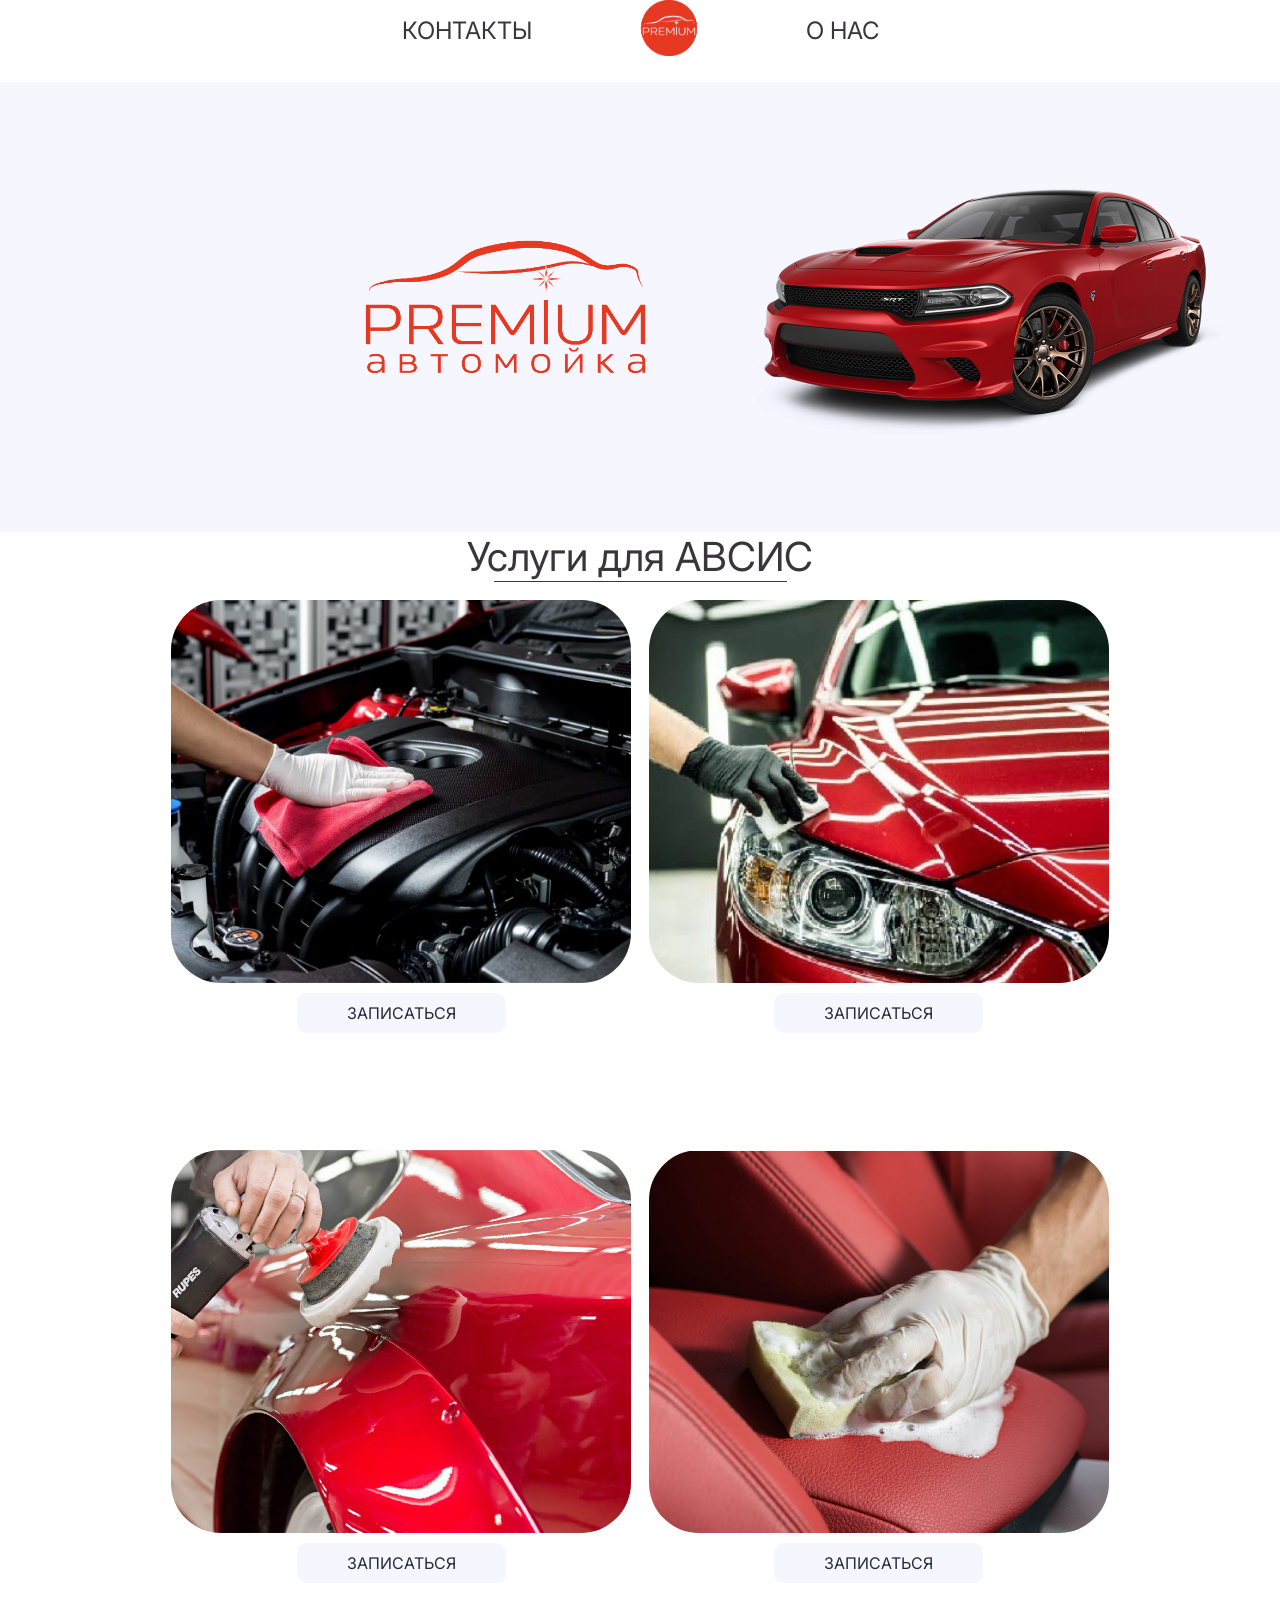
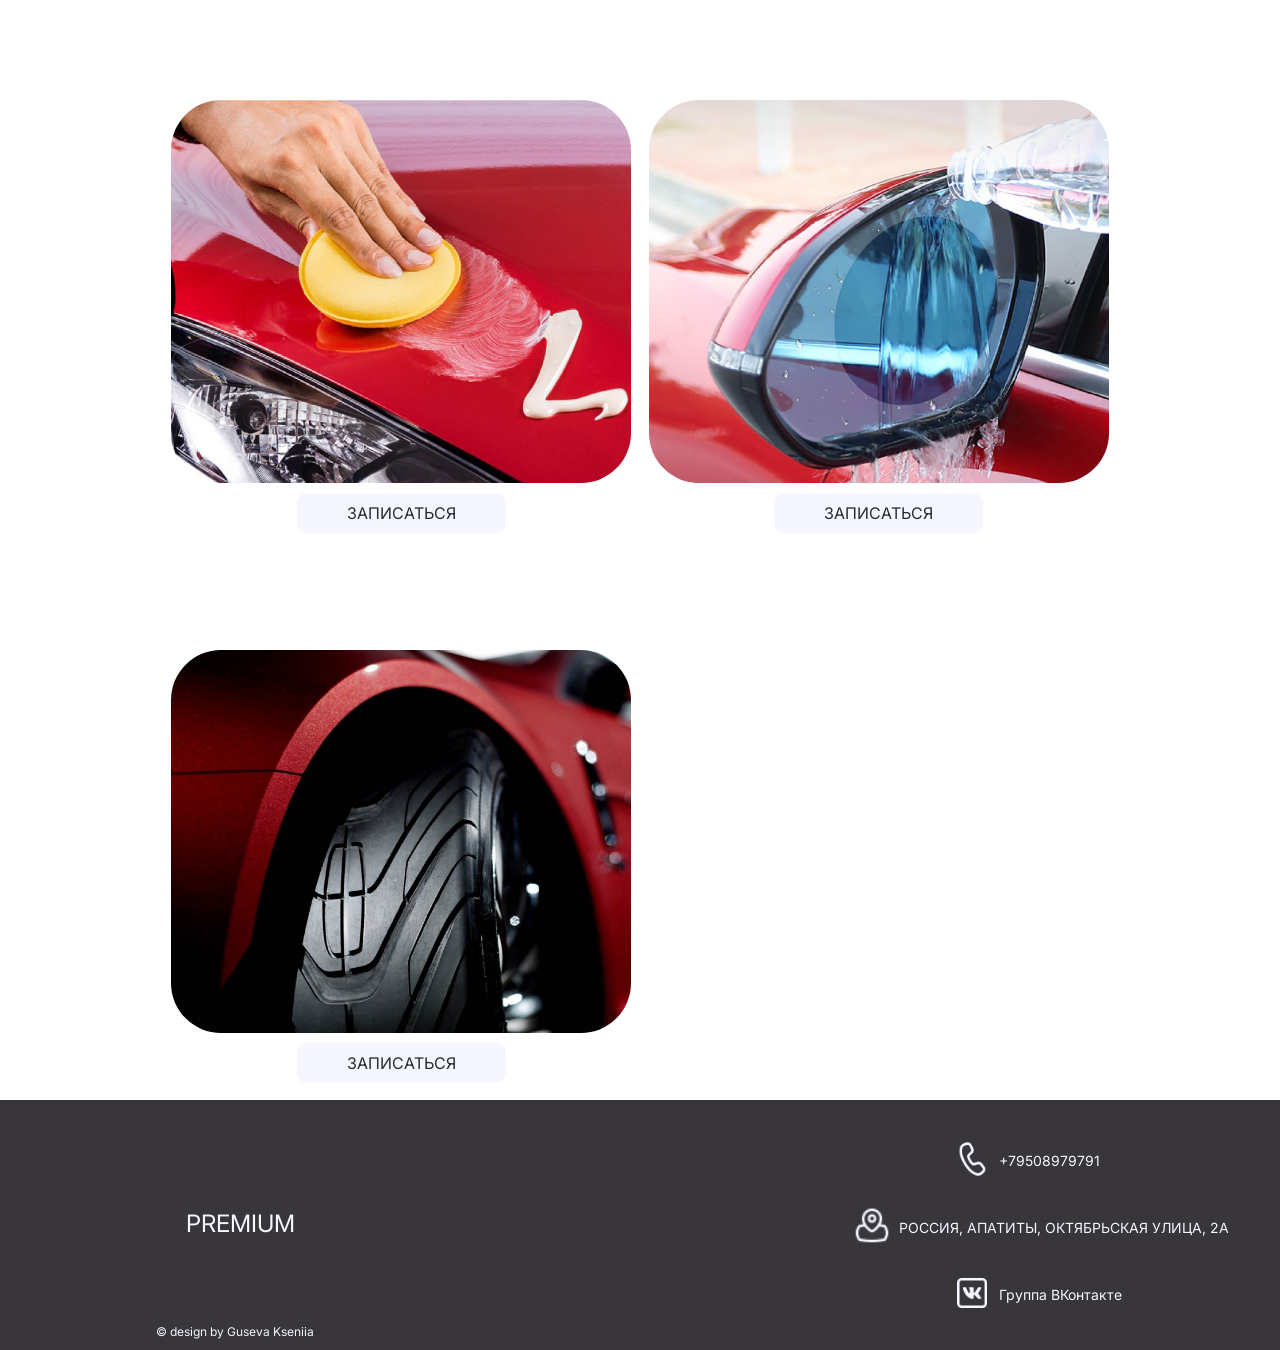
<file: index.html>
<!doctype html>
<html lang="ru">
<head>
	<title>PREMIUM</title>
	<meta charset="UTF-8">
	<meta name="viewport" content="width=device-width, initial-scale=1.0">
	<link rel="stylesheet" href="css/styles_main.css">
	<link rel="preconnect" href="https://fonts.googleapis.com">
<link rel="preconnect" href="https://fonts.gstatic.com" crossorigin>
<link href="https://fonts.googleapis.com/css2?family=Inter:wght@100..900&display=swap" rel="stylesheet">
</head>	
	<body>
<header class="site-header">
  <div class="wrapper site-header__wrapper">
	<a href="premium_contacts.html" class="button1" style="font-family:Inter, sans-serif;color:#38353B;font-size:24px; text-decoration: none;"> КОНТАКТЫ</a>
	    <a href="index.html" class="button" ><img src="pictures/premium_red_circle.png" alt="brand" style="width: 100px"/></a>
	      <a href="premium_about.html" class="button2" style="font-family:Inter, sans-serif;color:#38353B;font-size:24px; text-decoration: none;"> О НАС</a>
	  </div>
</header>
		<div class="carlogo">
			<div id="logo"></div>
			<div id="car"> </div>
		</div>
      <div class="label">
		  <div class="service">Услуги для АВСИС</div>
	  </div>	
		 <div class="gallery">
                <div class = "content">
                    <a href = "premium_detailing.html" class="det_jpg" style="width: 100%; border-radius: 50px"> </a>
          <a href="premium_detailing.html" class="styled">ЗАПИСАТЬСЯ</a>
        </div>
			 <div class = "content2">
                <a href = "premium_ceramics.html" class="cer_jpg" style="width: 100%; border-radius: 50px"> </a>
			 	<a href="premium_ceramics.html" class="favorite styled">ЗАПИСАТЬСЯ</a>
             </div>
                 <div class = "content">
                   <a href = "premium_polish.html" class="pol_jpg" style="width: 100%; border-radius: 50px"> </a>
		<a href="premium_polish.html" class="favorite styled">ЗАПИСАТЬСЯ</a>
                </div>
                <div class = "content2">
                   <a href = "premium_dry.html" class="dry_jpg" style="width: 100%; border-radius: 50px"> </a>
		<a href="premium_dry.html" class="favorite styled">ЗАПИСАТЬСЯ</a>
               </div>
				  <div class = "content">
                     <a href = "premium_polymers.html" class="poly_jpg" style="width: 100%; border-radius: 50px"> </a>
		<a href="premium_polymers.html" class="favorite styled">ЗАПИСАТЬСЯ</a>
                </div>
                <div class = "content2">
                    <a href = "premium_nano.html" class="wat_jpg" style="width: 100%; border-radius: 50px"> </a>
		<a href="premium_nano.html" class="favorite styled">ЗАПИСАТЬСЯ</a>
                </div>
                <div class = "content">
                   <a href = "premium_rubber.html" class="rub_jpg" style="width: 100%; border-radius: 50px"> </a>
		<a href="premium_rubber.html" class="favorite styled">ЗАПИСАТЬСЯ</a>
                </div>
	  </div>
	<footer class="site-footer">
				<p id="name"> PREMIUM</p>
			
			<div class="contacs">
			 <p id="phone" > <a href="tel:+79508979791"><img src="pictures/icon-phone.png"  alt="number" style="width:40px;height:40px"></a> <a href="tel:+79508979791" style="font-family:Inter, Semi Bold;color:#F5F6FF;font-size:14px; text-decoration: none; margin-left: 7px;">+79508979791 </a></p>
			                <p id="address" ><a href="https://yandex.ru/maps/org/premium/11111645037/?display-text=premium%20апатиты%20автомойка&ll=33.410669%2C67.581005&mode=search&sctx=ZAAAAAgBEAAaKAoSCetU%2BZ6RhD5AEdzWFp6X9E1AEhIJ%2BWcG8YEdtz8R%2FRLx1vm3mz8iBgABAgMEBSgKOABAsI4KSAFqAnJ1nQHNzEw9oAEAqAEAvQE8o1qswgEF7f64simCAilwcmVtaXVtINCw0L%2FQsNGC0LjRgtGLINCw0LLRgtC%2B0LzQvtC50LrQsIoCAJICBTEwODk0mgIMZGVza3RvcC1tYXBz&sll=33.410669%2C67.581005&sspn=0.022573%2C0.005144&text=premium%20апатиты%20автомойка&z=16"> <img src="pictures/icon-address.png"  alt="address" style="width:40px;height:40px"> </a><a href="https://yandex.ru/maps/org/premium/11111645037/?display-text=premium%20апатиты%20автомойка&ll=33.410669%2C67.581005&mode=search&sctx=ZAAAAAgBEAAaKAoSCetU%2BZ6RhD5AEdzWFp6X9E1AEhIJ%2BWcG8YEdtz8R%2FRLx1vm3mz8iBgABAgMEBSgKOABAsI4KSAFqAnJ1nQHNzEw9oAEAqAEAvQE8o1qswgEF7f64simCAilwcmVtaXVtINCw0L%2FQsNGC0LjRgtGLINCw0LLRgtC%2B0LzQvtC50LrQsIoCAJICBTEwODk0mgIMZGVza3RvcC1tYXBz&sll=33.410669%2C67.581005&sspn=0.022573%2C0.005144&text=premium%20апатиты%20автомойка&z=16" style="font-family:Inter, Semi Bold;color:#F5F6FF;font-size:14px; text-decoration: none; margin-left: 7px;">РОССИЯ, АПАТИТЫ, ОКТЯБРЬСКАЯ УЛИЦА, 2А </a> </p>
                <p id="vk"> <a href="https://vk.com/premium_avtomoika" > <img src="pictures/icon-vk.png"  alt="VK" style="width:40px;height:40px"> </a><a href="https://vk.com/premium_avtomoika" style="font-family:Inter, Semi Bold;color:#F5F6FF;font-size:14px; text-decoration: none; margin-left: 7px;" >Группа ВКонтакте </a> </p>
		</div>
			<p id="copy"> &copy; design by Guseva Kseniia</p>
		        
					</footer>
	</body>
				</html>
</file>
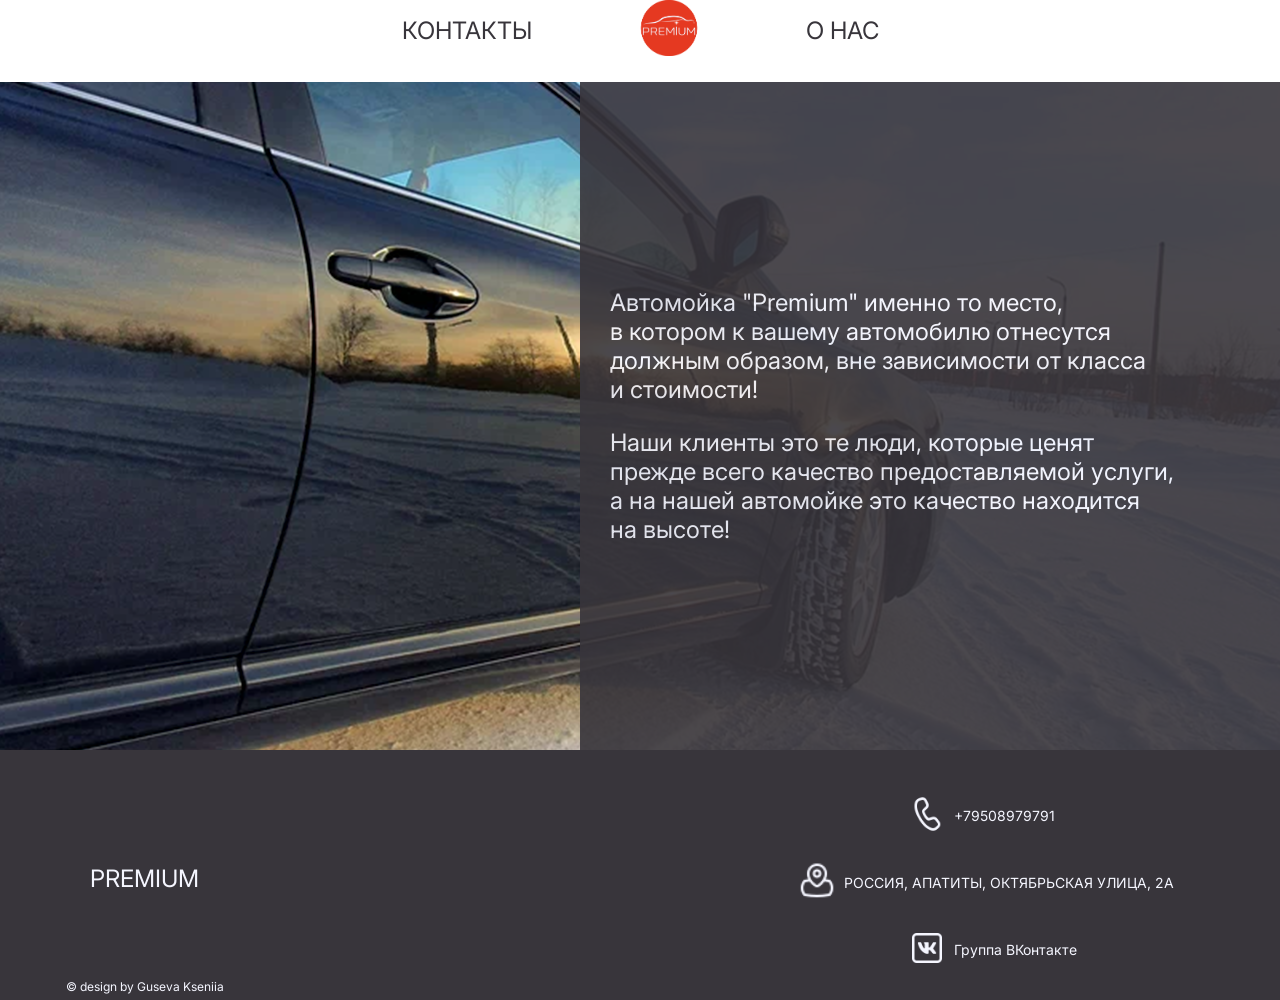
<file: premium_about.html>
<!doctype html>
<html lang="ru">
<head>
	<title>PREMIUM: О нас</title>
    <meta charset="UTF-8">
	<meta name="viewport" content="width=device-width, initial-scale=1.0">
	<link rel="stylesheet" href="css/styles_about.css"><link rel="preconnect" href="https://fonts.googleapis.com">
<link rel="preconnect" href="https://fonts.gstatic.com" crossorigin>
<link href="https://fonts.googleapis.com/css2?family=Inter:wght@100..900&display=swap" rel="stylesheet">
</head>
	<body>
<header class="site-header">
  <div class="wrapper site-header__wrapper">
	<a href="premium_contacts.html" class="button1" style="font-family:Inter, sans-serif;color:#38353B;font-size:24px; text-decoration: none;"> КОНТАКТЫ</a>
	    <a href="index.html" class="button" ><img src="pictures/premium_red_circle.png" alt="brand" style="width: 100px"/></a>
	      <a href="premium_about.html" class="button2" style="font-family:Inter, sans-serif;color:#38353B;font-size:24px; text-decoration: none;"> О НАС</a>
	</div>
</header>
	
<div class="site-body">
	 <div class="main site-body__main">
		 <div class="left"></div>
		 <div class="right">
		 <div class="content">
			 <p class="text">Автомойка "Premium" именно то место,<br> 
в котором к вашему автомобилю отнесутся<br> должным образом, вне зависимости от класса 
				 <br>и стоимости! </p>

<p class="text"> Наши клиенты это те люди, которые ценят<br> 
прежде всего качество предоставляемой услуги,<br> а на нашей автомойке это качество находится<br>
на высоте!</p>
			 </div>
		 </div>
		 </div>
	</div>
	<footer class="site-footer">
				<p id="name"> PREMIUM</p>
			
			<div class="contacs">
			 <p id="phone" > <a href="tel:+79508979791"><img src="pictures/icon-phone.png"  alt="number" style="width:40px;height:40px"></a> <a href="tel:+79508979791" style="font-family:Inter, Semi Bold;color:#F5F6FF;font-size:14px; text-decoration: none; margin-left: 7px;">+79508979791 </a></p>
			                <p id="address" ><a href="https://yandex.ru/maps/org/premium/11111645037/?display-text=premium%20апатиты%20автомойка&ll=33.410669%2C67.581005&mode=search&sctx=ZAAAAAgBEAAaKAoSCetU%2BZ6RhD5AEdzWFp6X9E1AEhIJ%2BWcG8YEdtz8R%2FRLx1vm3mz8iBgABAgMEBSgKOABAsI4KSAFqAnJ1nQHNzEw9oAEAqAEAvQE8o1qswgEF7f64simCAilwcmVtaXVtINCw0L%2FQsNGC0LjRgtGLINCw0LLRgtC%2B0LzQvtC50LrQsIoCAJICBTEwODk0mgIMZGVza3RvcC1tYXBz&sll=33.410669%2C67.581005&sspn=0.022573%2C0.005144&text=premium%20апатиты%20автомойка&z=16"> <img src="pictures/icon-address.png"  alt="address" style="width:40px;height:40px" > </a><a href="https://yandex.ru/maps/org/premium/11111645037/?display-text=premium%20апатиты%20автомойка&ll=33.410669%2C67.581005&mode=search&sctx=ZAAAAAgBEAAaKAoSCetU%2BZ6RhD5AEdzWFp6X9E1AEhIJ%2BWcG8YEdtz8R%2FRLx1vm3mz8iBgABAgMEBSgKOABAsI4KSAFqAnJ1nQHNzEw9oAEAqAEAvQE8o1qswgEF7f64simCAilwcmVtaXVtINCw0L%2FQsNGC0LjRgtGLINCw0LLRgtC%2B0LzQvtC50LrQsIoCAJICBTEwODk0mgIMZGVza3RvcC1tYXBz&sll=33.410669%2C67.581005&sspn=0.022573%2C0.005144&text=premium%20апатиты%20автомойка&z=16" style="font-family:Inter, Semi Bold;color:#F5F6FF;font-size:14px; text-decoration: none; margin-left: 7px;">РОССИЯ, АПАТИТЫ, ОКТЯБРЬСКАЯ УЛИЦА, 2А </a> </p>
                <p id="vk"> <a href="https://vk.com/premium_avtomoika" > <img src="pictures/icon-vk.png"  alt="VK" style="width:40px;height:40px"> </a><a href="https://vk.com/premium_avtomoika" style="font-family:Inter, Semi Bold;color:#F5F6FF;font-size:14px; text-decoration: none; margin-left: 7px;" >Группа ВКонтакте </a> </p>
		</div>
			<p id="copy"> &copy; design by Guseva Kseniia</p>
		    
					</footer>
	</body>
				</html>
</file>
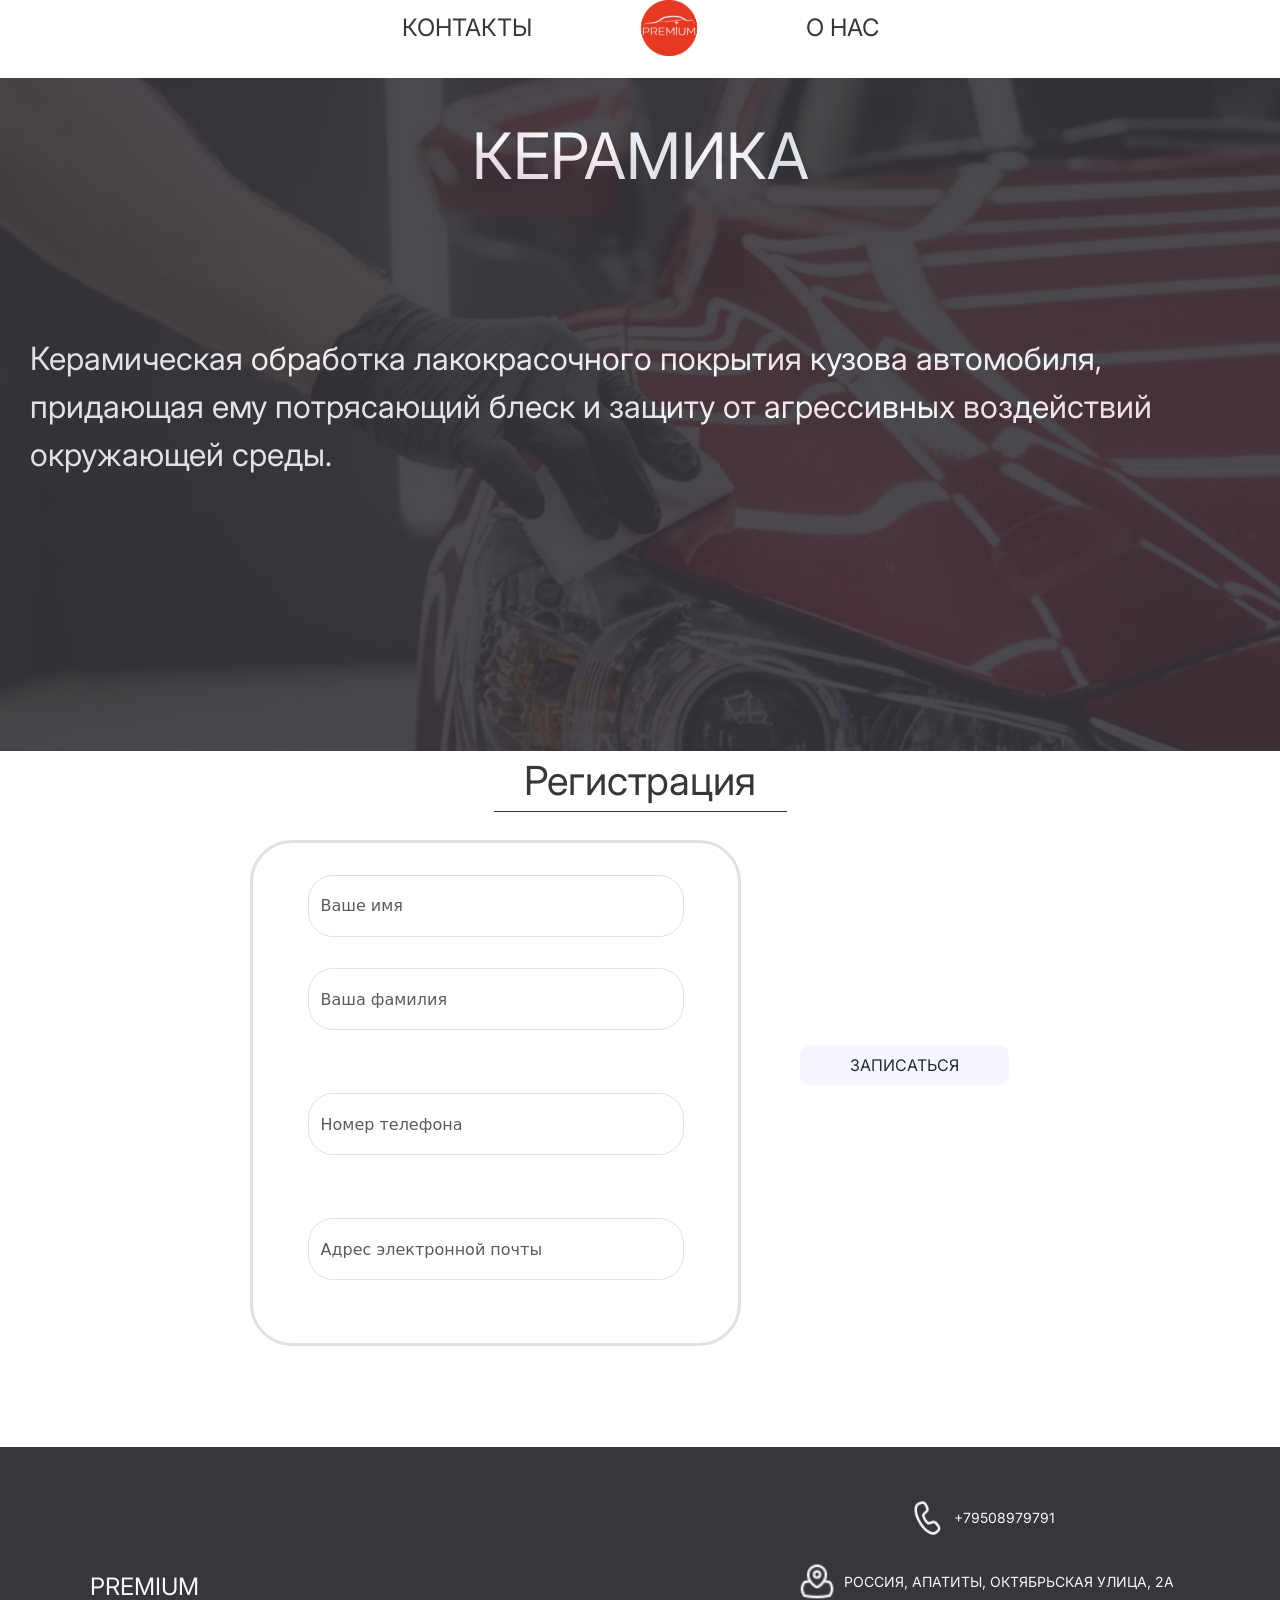
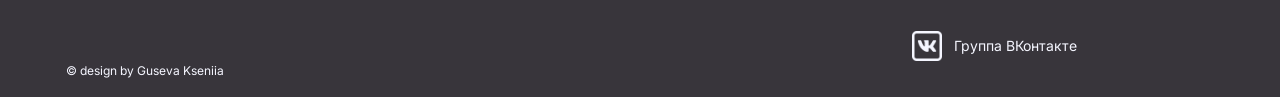
<file: premium_ceramics.html>
<!doctype html>
<html lang="ru">
<head>
	<title>PREMIUM: Керамика</title>
    <meta charset="UTF-8">
	<meta name="viewport" content="width=device-width, initial-scale=1.0">
	<link rel="stylesheet" href="css/styles_service2.css">
	<link href="https://cdn.jsdelivr.net/npm/bootstrap@5.0.1/dist/css/bootstrap.min.css" rel="stylesheet" integrity="sha384-+0n0xVW2eSR5OomGNYDnhzAbDsOXxcvSN1TPprVMTNDbiYZCxYbOOl7+AMvyTG2x" crossorigin="anonymous">
	<link rel="preconnect" href="https://fonts.googleapis.com">
<link rel="preconnect" href="https://fonts.gstatic.com" crossorigin>
<link href="https://fonts.googleapis.com/css2?family=Inter:wght@100..900&display=swap" rel="stylesheet">
</head>
	<body>
<header class="site-header">
  <div class="wrapper site-header__wrapper">
	<a href="premium_contacts.html" class="button1" style="font-family:Inter, sans-serif;color:#38353B;font-size:24px; text-decoration: none;"> КОНТАКТЫ</a>
	    <a href="index.html" class="button" ><img src="pictures/premium_red_circle.png" alt="brand" style="width: 100px"/></a>
	      <a href="premium_about.html" class="button2" style="font-family:Inter, sans-serif;color:#38353B;font-size:24px; text-decoration: none;"> О НАС</a>
	</div>
</header>
<div class="site-body">
	 <div class="main site-body__main">
		 <div class="left"></div>
		 <div class="right">
			 <p class="text">КЕРАМИКА </p>
<p class="text2"> Керамическая обработка лакокрасочного покрытия кузова автомобиля, придающая ему потрясающий блеск и защиту от агрессивных воздействий окружающей среды.</p>
			 </div>
		 </div>
		</div>
	 <div class="label">
		  <div class="registr">Регистрация</div>
	  </div>	
	<div class="row justify-content-center" style="margin-top: 28px; border:3px #E1E1E1  solid; width:491px; height:506px; border-radius: 42px;margin-left:250px; margin-bottom: 101px">
	<div class="input-group flex-nowrap border-1" style="width:400px;">
  <input type="text" class="form-control" placeholder="Ваше имя" aria-label="Ваше имя"  style="border-radius: 25px; height: 62px; align-self: center;">
		
</div>
	<div class="input-group flex-nowrap border-1" style="width:400px">
  <input type="text" class="form-control" placeholder="Ваша фамилия" aria-label="Ваше имя" style="border-radius: 25px; height: 62px;">
</div>
	<div class="input-group flex-nowrap border-1" style="width:400px">
  <input type="text" class="form-control" placeholder="Номер телефона" aria-label="Ваше имя" style="border-radius: 25px; height: 62px;">
</div>
	<div class="input-group flex-nowrap border-1" style="width:400px">
  <input type="text" class="form-control" placeholder="Адрес электронной почты" aria-label="Ваше имя" style="border-radius: 25px; height: 62px;">
</div>
		<div class="modal fade" id="exampleModalToggle2" aria-hidden="true" aria-labelledby="exampleModalToggleLabel2" tabindex="-1">
  <div class="modal-dialog modal-sm">
    <div class="modal-content mod2" style="width: 440px;">
		<p></p>
        <h1 class="modal-title fs-5" id="exampleModalToggleLabel2" style="text-align: center; font-family: Inter, sans-serif">Вы успешно зарегистрированы!<br> С Вами свяжутся для уточнения даты.</h1>
		<p></p>
    </div>
  </div>
</div>
	</div>
	
	<div class="div1">
	<div class="styled " data-bs-target="#exampleModalToggle2" data-bs-toggle="modal">ЗАПИСАТЬСЯ	</div>
	</div>
	<footer class="site-footer">
				<p id="name"> PREMIUM</p>
			<div class="contacs">
			 <p id="phone" > <a href="tel:+79508979791"><img src="pictures/icon-phone.png"  alt="number" style="width:40px;height:40px"></a> <a href="tel:+79508979791" style="font-family:Inter, Semi Bold;color:#F5F6FF;font-size:14px; text-decoration: none; margin-left: 7px;">+79508979791 </a></p>
			                <p id="address" ><a href="https://yandex.ru/maps/org/premium/11111645037/?display-text=premium%20апатиты%20автомойка&ll=33.410669%2C67.581005&mode=search&sctx=ZAAAAAgBEAAaKAoSCetU%2BZ6RhD5AEdzWFp6X9E1AEhIJ%2BWcG8YEdtz8R%2FRLx1vm3mz8iBgABAgMEBSgKOABAsI4KSAFqAnJ1nQHNzEw9oAEAqAEAvQE8o1qswgEF7f64simCAilwcmVtaXVtINCw0L%2FQsNGC0LjRgtGLINCw0LLRgtC%2B0LzQvtC50LrQsIoCAJICBTEwODk0mgIMZGVza3RvcC1tYXBz&sll=33.410669%2C67.581005&sspn=0.022573%2C0.005144&text=premium%20апатиты%20автомойка&z=16"> <img src="pictures/icon-address.png"  alt="address" style="width:40px;height:40px" > </a><a href="https://yandex.ru/maps/org/premium/11111645037/?display-text=premium%20апатиты%20автомойка&ll=33.410669%2C67.581005&mode=search&sctx=ZAAAAAgBEAAaKAoSCetU%2BZ6RhD5AEdzWFp6X9E1AEhIJ%2BWcG8YEdtz8R%2FRLx1vm3mz8iBgABAgMEBSgKOABAsI4KSAFqAnJ1nQHNzEw9oAEAqAEAvQE8o1qswgEF7f64simCAilwcmVtaXVtINCw0L%2FQsNGC0LjRgtGLINCw0LLRgtC%2B0LzQvtC50LrQsIoCAJICBTEwODk0mgIMZGVza3RvcC1tYXBz&sll=33.410669%2C67.581005&sspn=0.022573%2C0.005144&text=premium%20апатиты%20автомойка&z=16" style="font-family:Inter, Semi Bold;color:#F5F6FF;font-size:14px; text-decoration: none; margin-left: 7px;">РОССИЯ, АПАТИТЫ, ОКТЯБРЬСКАЯ УЛИЦА, 2А </a> </p>
                <p id="vk"> <a href="https://vk.com/premium_avtomoika" > <img src="pictures/icon-vk.png"  alt="VK" style="width:40px;height:40px"> </a><a href="https://vk.com/premium_avtomoika" style="font-family:Inter, Semi Bold;color:#F5F6FF;font-size:14px; text-decoration: none; margin-left: 7px;" >Группа ВКонтакте </a> </p>
		</div>
			<p id="copy"> &copy; design by Guseva Kseniia</p>
					</footer>
	<script src="https://cdn.jsdelivr.net/npm/bootstrap@5.0.1/dist/js/bootstrap.bundle.min.js" integrity="sha384-gtEjrD/SeCtmISkJkNUaaKMoLD0//ElJ19smozuHV6z3Iehds+3Ulb9Bn9Plx0x4" crossorigin="anonymous"></script>
	</body>
				</html>
</file>
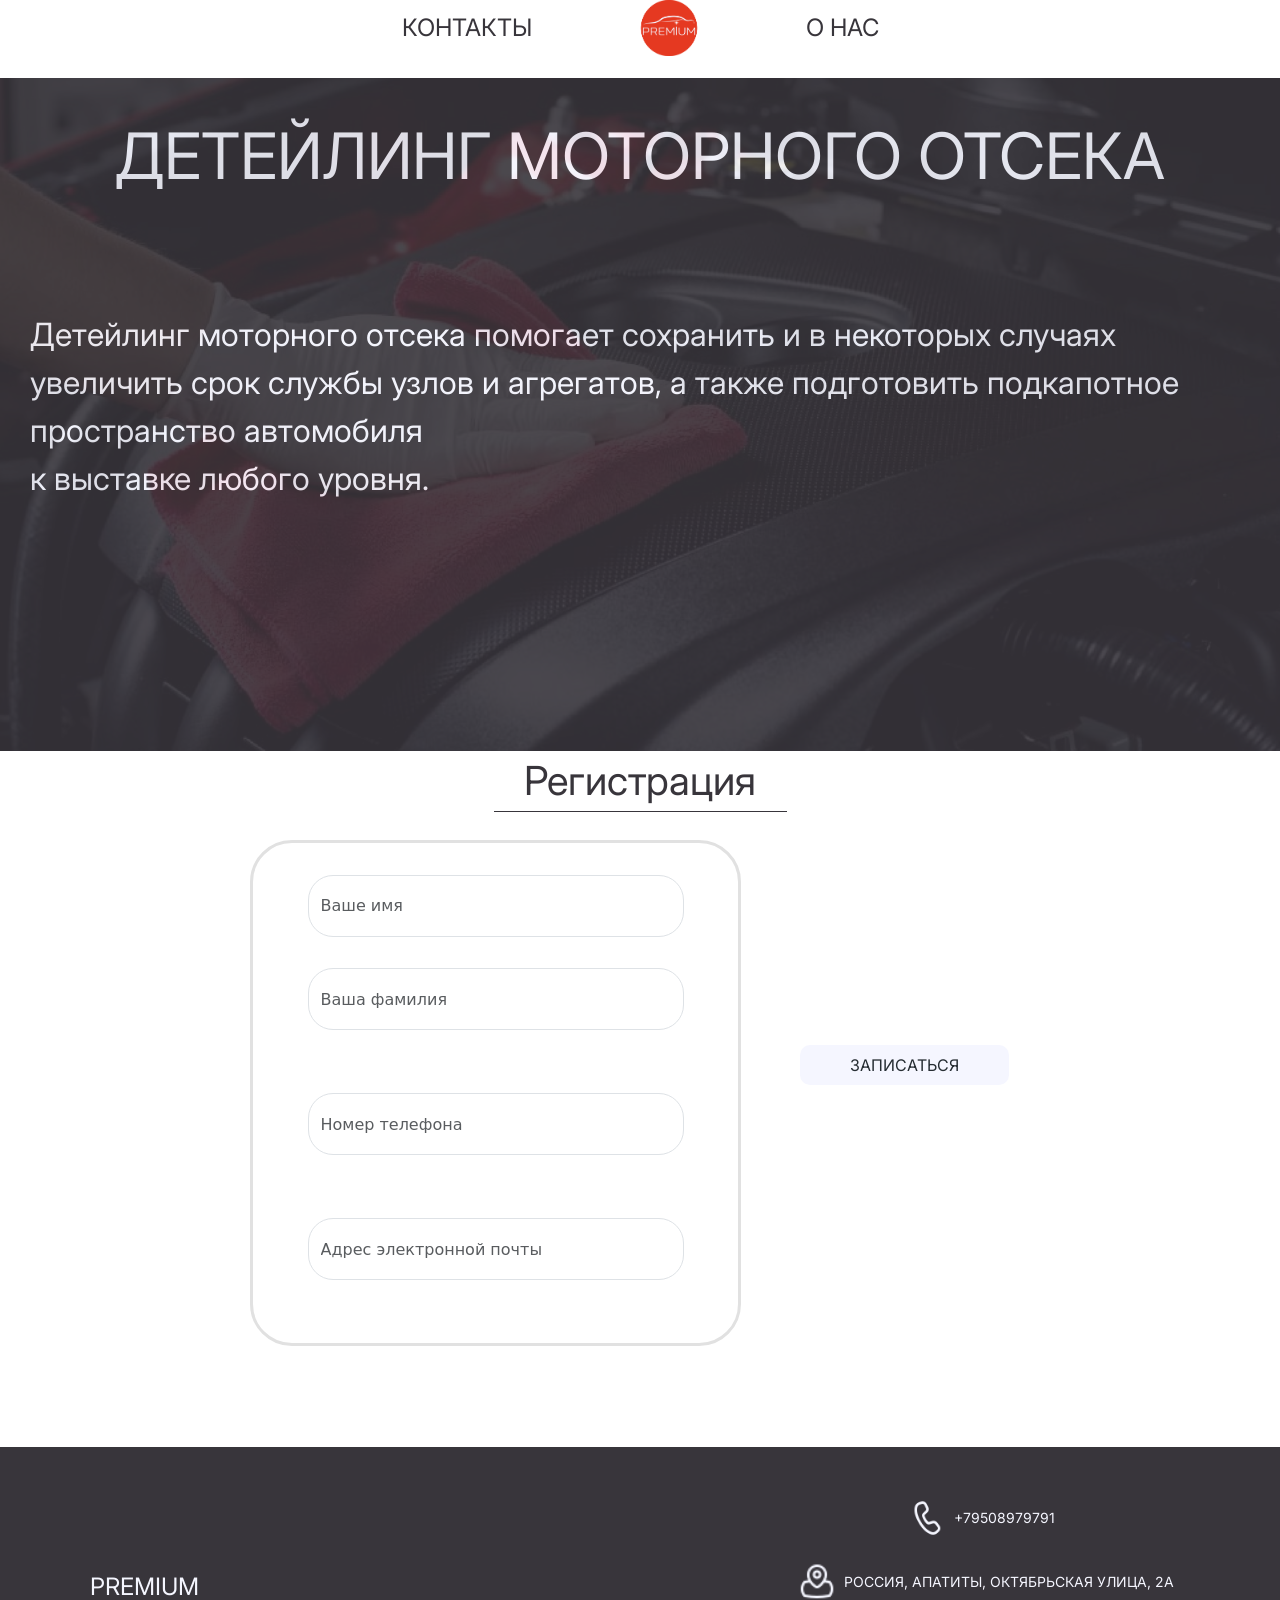
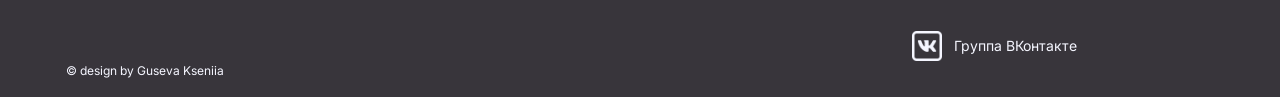
<file: premium_detailing.html>
<!doctype html>
<html lang="ru">
<head>
	<title>PREMIUM: Детейлинг моторного отсека</title>
	<meta charset="UTF-8">
	<meta name="viewport" content="width=device-width, initial-scale=1.0">
	<link rel="stylesheet" href="css/styles_service.css">
	<link href="https://cdn.jsdelivr.net/npm/bootstrap@5.0.1/dist/css/bootstrap.min.css" rel="stylesheet" integrity="sha384-+0n0xVW2eSR5OomGNYDnhzAbDsOXxcvSN1TPprVMTNDbiYZCxYbOOl7+AMvyTG2x" crossorigin="anonymous">
	<link rel="preconnect" href="https://fonts.googleapis.com">
<link rel="preconnect" href="https://fonts.gstatic.com" crossorigin>
<link href="https://fonts.googleapis.com/css2?family=Inter:wght@100..900&display=swap" rel="stylesheet">
</head>
	<body>
<header class="site-header">
  <div class="wrapper site-header__wrapper">
	<a href="premium_contacts.html" class="button1" style="font-family:Inter, sans-serif;color:#38353B;font-size:24px; text-decoration: none;"> КОНТАКТЫ</a>
	    <a href="index.html" class="button" ><img src="pictures/premium_red_circle.png" alt="brand" style="width: 100px"/></a>
	      <a href="premium_about.html" class="button2" style="font-family:Inter, sans-serif;color:#38353B;font-size:24px; text-decoration: none;"> О НАС</a>
	</div>
</header>
<div class="site-body">
	 <div class="main site-body__main">
		 <div class="left"></div>
		 <div class="right">
			 <p class="text">ДЕТЕЙЛИНГ МОТОРНОГО ОТСЕКА </p>
<p  class="text2"> Детейлинг моторного отсека помогает сохранить и в некоторых случаях  увеличить срок службы узлов и агрегатов, а также подготовить подкапотное пространство автомобиля <br> к выставке любого уровня.</p>
			  </div>
		</div>
		 </div>
	 <div class="label">
		  <div class="registr">Регистрация</div>
	  </div>	
	<div class="row justify-content-center" style="margin-top: 28px; border:3px #E1E1E1  solid; width:491px; height:506px; border-radius: 42px;margin-left:250px; margin-bottom: 101px">
	<div class="input-group flex-nowrap border-1" style="width:400px;">
  <input type="text" class="form-control" placeholder="Ваше имя" aria-label="Ваше имя" style="border-radius: 25px; height: 62px; align-self: center;">
		
</div>
	<div class="input-group flex-nowrap border-1" style="width:400px">
  <input type="text" class="form-control" placeholder="Ваша фамилия" aria-label="Ваше имя" style="border-radius: 25px; height: 62px;">
</div>
	<div class="input-group flex-nowrap border-1" style="width:400px">
  <input type="text" class="form-control" placeholder="Номер телефона" aria-label="Ваше имя" style="border-radius: 25px; height: 62px;">
</div>
	<div class="input-group flex-nowrap border-1" style="width:400px">
  <input type="text" class="form-control" placeholder="Адрес электронной почты" aria-label="Ваше имя" style="border-radius: 25px; height: 62px;">
</div>
		<div class="modal fade" id="exampleModalToggle2" aria-hidden="true" aria-labelledby="exampleModalToggleLabel2" tabindex="-1">
  <div class="modal-dialog modal-sm">
    <div class="modal-content mod2" style="width: 440px;">
		<p></p>
       <h1 class="modal-title fs-5" id="exampleModalToggleLabel2" style="text-align: center; font-family: Inter, sans-serif">Вы успешно зарегистрированы!<br> С Вами свяжутся для уточнения даты.</h1>
		<p></p>
    </div>
  </div>
</div>
	</div>
	
	<div class="div1">
	<div class="styled " data-bs-target="#exampleModalToggle2" data-bs-toggle="modal">ЗАПИСАТЬСЯ</div>
		</div>
	<footer class="site-footer">
				<p id="name"> PREMIUM</p>
			<div class="contacs">
			 <p id="phone" > <a href="tel:+79508979791"><img src="pictures/icon-phone.png"  alt="number" style="width:40px;height:40px"></a> <a href="tel:+79508979791" style="font-family:Inter, Semi Bold;color:#F5F6FF;font-size:14px; text-decoration: none; margin-left: 7px;">+79508979791 </a></p>
			                <p id="address" ><a href="https://yandex.ru/maps/org/premium/11111645037/?display-text=premium%20апатиты%20автомойка&ll=33.410669%2C67.581005&mode=search&sctx=ZAAAAAgBEAAaKAoSCetU%2BZ6RhD5AEdzWFp6X9E1AEhIJ%2BWcG8YEdtz8R%2FRLx1vm3mz8iBgABAgMEBSgKOABAsI4KSAFqAnJ1nQHNzEw9oAEAqAEAvQE8o1qswgEF7f64simCAilwcmVtaXVtINCw0L%2FQsNGC0LjRgtGLINCw0LLRgtC%2B0LzQvtC50LrQsIoCAJICBTEwODk0mgIMZGVza3RvcC1tYXBz&sll=33.410669%2C67.581005&sspn=0.022573%2C0.005144&text=premium%20апатиты%20автомойка&z=16"> <img src="pictures/icon-address.png"  alt="address" style="width:40px;height:40px" > </a><a href="https://yandex.ru/maps/org/premium/11111645037/?display-text=premium%20апатиты%20автомойка&ll=33.410669%2C67.581005&mode=search&sctx=ZAAAAAgBEAAaKAoSCetU%2BZ6RhD5AEdzWFp6X9E1AEhIJ%2BWcG8YEdtz8R%2FRLx1vm3mz8iBgABAgMEBSgKOABAsI4KSAFqAnJ1nQHNzEw9oAEAqAEAvQE8o1qswgEF7f64simCAilwcmVtaXVtINCw0L%2FQsNGC0LjRgtGLINCw0LLRgtC%2B0LzQvtC50LrQsIoCAJICBTEwODk0mgIMZGVza3RvcC1tYXBz&sll=33.410669%2C67.581005&sspn=0.022573%2C0.005144&text=premium%20апатиты%20автомойка&z=16" style="font-family:Inter, Semi Bold;color:#F5F6FF;font-size:14px; text-decoration: none; margin-left: 7px;">РОССИЯ, АПАТИТЫ, ОКТЯБРЬСКАЯ УЛИЦА, 2А </a> </p>
                <p id="vk"> <a href="https://vk.com/premium_avtomoika" > <img src="pictures/icon-vk.png"  alt="VK" style="width:40px;height:40px"> </a><a href="https://vk.com/premium_avtomoika" style="font-family:Inter, Semi Bold;color:#F5F6FF;font-size:14px; text-decoration: none; margin-left: 7px;" >Группа ВКонтакте </a> </p>
		</div>
			<p id="copy"> &copy; design by Guseva Kseniia</p>
					</footer>
	<script src="https://cdn.jsdelivr.net/npm/bootstrap@5.0.1/dist/js/bootstrap.bundle.min.js" integrity="sha384-gtEjrD/SeCtmISkJkNUaaKMoLD0//ElJ19smozuHV6z3Iehds+3Ulb9Bn9Plx0x4" crossorigin="anonymous"></script>
	</body>
				</html>
</file>
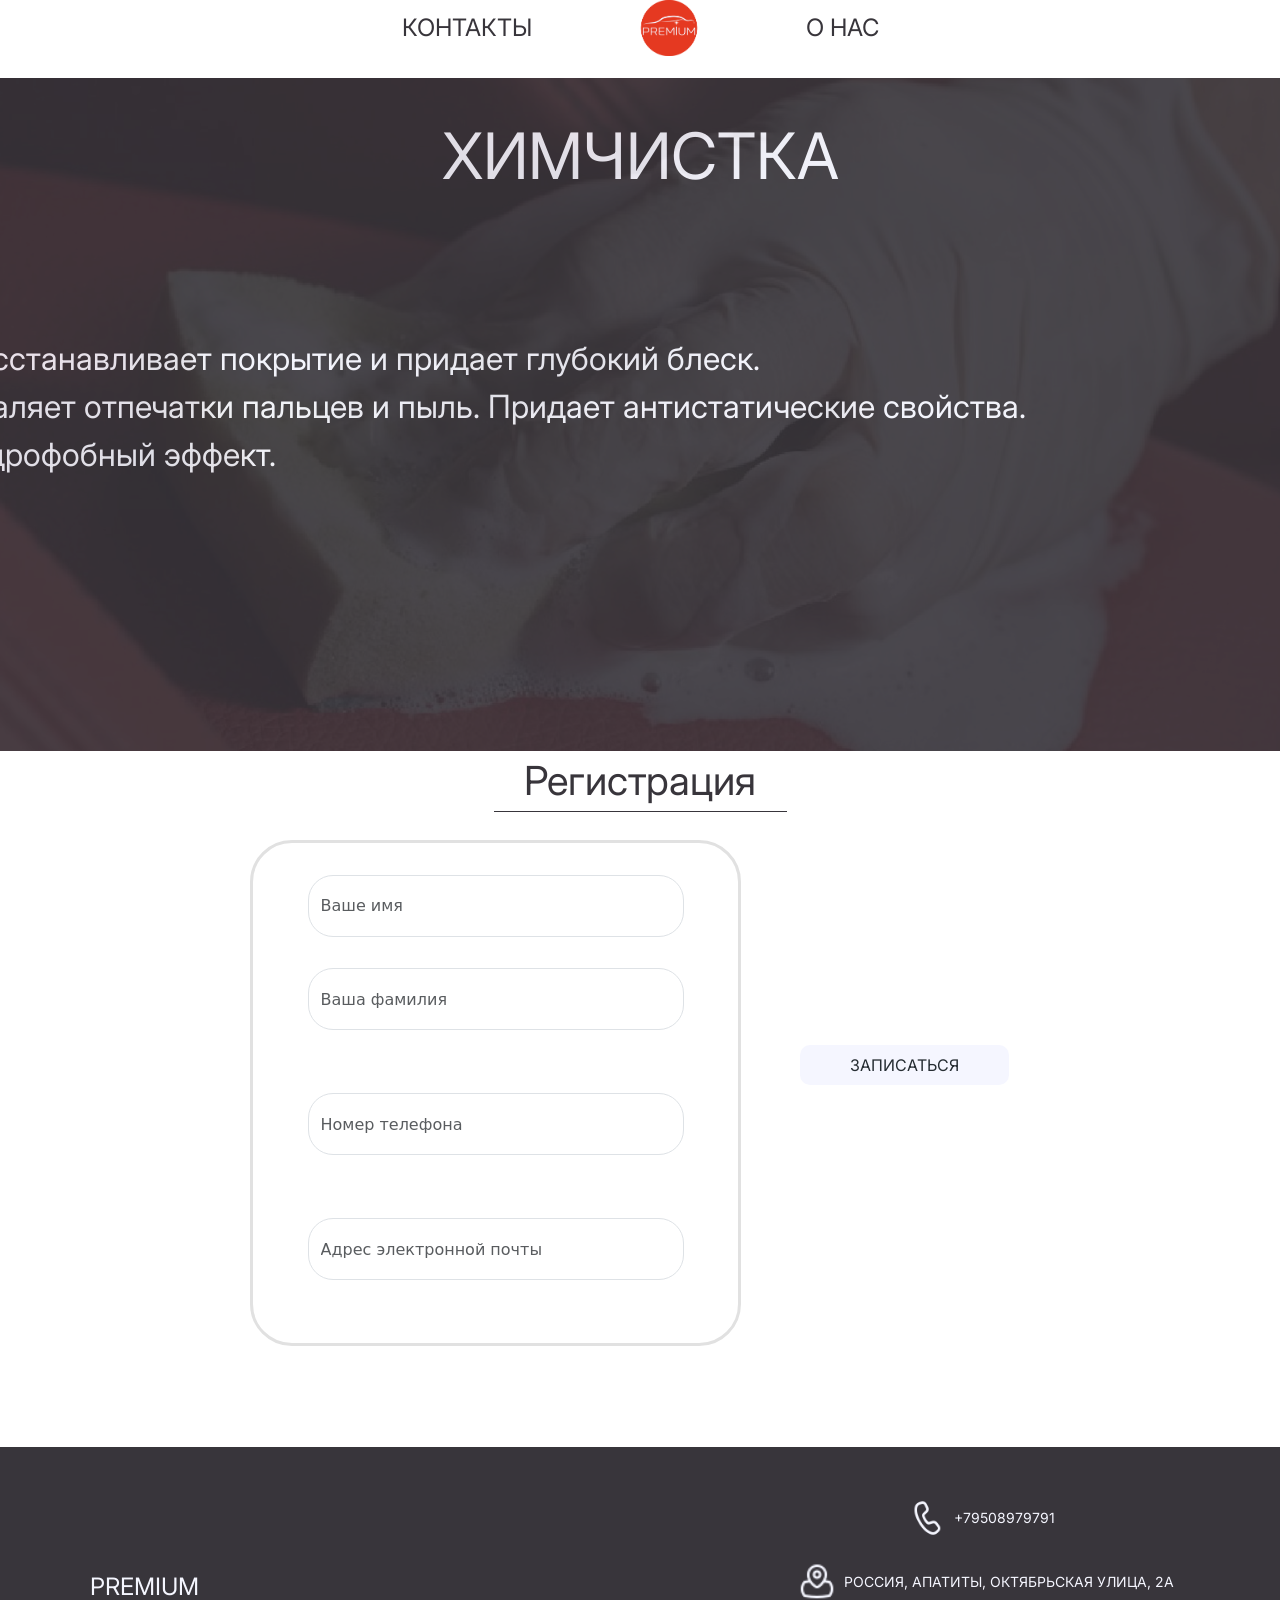
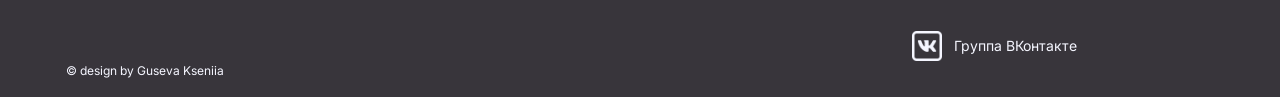
<file: premium_dry.html>
<!doctype html>
<html lang="ru">
<head>
	<title>PREMIUM: Химчистка</title>
	<meta charset="UTF-8">
	<meta name="viewport" content="width=device-width, initial-scale=1.0">
	<link rel="stylesheet" href="css/styles_service4.css">
	<link href="https://cdn.jsdelivr.net/npm/bootstrap@5.0.1/dist/css/bootstrap.min.css" rel="stylesheet" integrity="sha384-+0n0xVW2eSR5OomGNYDnhzAbDsOXxcvSN1TPprVMTNDbiYZCxYbOOl7+AMvyTG2x" crossorigin="anonymous">
	<link rel="preconnect" href="https://fonts.googleapis.com">
<link rel="preconnect" href="https://fonts.gstatic.com" crossorigin>
<link href="https://fonts.googleapis.com/css2?family=Inter:wght@100..900&display=swap" rel="stylesheet">
</head>
	<body>
<header class="site-header">
  <div class="wrapper site-header__wrapper">
	<a href="premium_contacts.html" class="button1" style="font-family:Inter, sans-serif;color:#38353B;font-size:24px; text-decoration: none;"> КОНТАКТЫ</a>
	    <a href="index.html" class="button" ><img src="pictures/premium_red_circle.png" alt="brand" style="width: 100px"/></a>
	      <a href="premium_about.html" class="button2" style="font-family:Inter, sans-serif;color:#38353B;font-size:24px; text-decoration: none;"> О НАС</a>
	</div>
</header>
<div class="site-body">
	 <div class="main site-body__main">
		 <div class="left"></div>
		 <div class="right">
			 <p class="text">ХИМЧИСТКА</p>
<p class="text2">Восстанавливает покрытие и придает глубокий блеск. <br> Удаляет отпечатки пальцев и пыль. Придает антистатические свойства.<br> Гидрофобный эффект.</p>
			 </div>
		</div>
		 </div>
	 <div class="label">
		  <div class="registr">Регистрация</div>
	  </div>	
	<div class="row justify-content-center" style="margin-top: 28px; border:3px #E1E1E1  solid; width:491px; height:506px; border-radius: 42px;margin-left:250px; margin-bottom: 101px">
	<div class="input-group flex-nowrap border-1" style="width:400px;">
  <input type="text" class="form-control" placeholder="Ваше имя" aria-label="Ваше имя" style="border-radius: 25px; height: 62px; align-self: center;">
		
</div>
	<div class="input-group flex-nowrap border-1" style="width:400px">
  <input type="text" class="form-control" placeholder="Ваша фамилия" aria-label="Ваше имя" style="border-radius: 25px; height: 62px;">
</div>
	<div class="input-group flex-nowrap border-1" style="width:400px">
  <input type="text" class="form-control" placeholder="Номер телефона" aria-label="Ваше имя" style="border-radius: 25px; height: 62px;">
</div>
	<div class="input-group flex-nowrap border-1" style="width:400px">
  <input type="text" class="form-control" placeholder="Адрес электронной почты" aria-label="Ваше имя" style="border-radius: 25px; height: 62px;">
</div>
		<div class="modal fade" id="exampleModalToggle2" aria-hidden="true" aria-labelledby="exampleModalToggleLabel2" tabindex="-1">
  <div class="modal-dialog modal-sm">
    <div class="modal-content mod2" style="width: 440px;">
		<p></p>
        <h1 class="modal-title fs-5" id="exampleModalToggleLabel2" style="text-align: center; font-family: Inter, sans-serif">Вы успешно зарегистрированы!<br> С Вами свяжутся для уточнения даты.</h1>
		<p></p>
    </div>
  </div>
</div>
	</div>
	
		<div class="div1">
	<div class="styled " data-bs-target="#exampleModalToggle2" data-bs-toggle="modal">ЗАПИСАТЬСЯ</div>
		</div>
	<footer class="site-footer">
				<p id="name"> PREMIUM</p>
			<div class="contacs">
			 <p id="phone" > <a href="tel:+79508979791"><img src="pictures/icon-phone.png"  alt="number" style="width:40px;height:40px"></a> <a href="tel:+79508979791" style="font-family:Inter, Semi Bold;color:#F5F6FF;font-size:14px; text-decoration: none; margin-left: 7px;">+79508979791 </a></p>
			                <p id="address" ><a href="https://yandex.ru/maps/org/premium/11111645037/?display-text=premium%20апатиты%20автомойка&ll=33.410669%2C67.581005&mode=search&sctx=ZAAAAAgBEAAaKAoSCetU%2BZ6RhD5AEdzWFp6X9E1AEhIJ%2BWcG8YEdtz8R%2FRLx1vm3mz8iBgABAgMEBSgKOABAsI4KSAFqAnJ1nQHNzEw9oAEAqAEAvQE8o1qswgEF7f64simCAilwcmVtaXVtINCw0L%2FQsNGC0LjRgtGLINCw0LLRgtC%2B0LzQvtC50LrQsIoCAJICBTEwODk0mgIMZGVza3RvcC1tYXBz&sll=33.410669%2C67.581005&sspn=0.022573%2C0.005144&text=premium%20апатиты%20автомойка&z=16"> <img src="pictures/icon-address.png"  alt="address" style="width:40px;height:40px" > </a><a href="https://yandex.ru/maps/org/premium/11111645037/?display-text=premium%20апатиты%20автомойка&ll=33.410669%2C67.581005&mode=search&sctx=ZAAAAAgBEAAaKAoSCetU%2BZ6RhD5AEdzWFp6X9E1AEhIJ%2BWcG8YEdtz8R%2FRLx1vm3mz8iBgABAgMEBSgKOABAsI4KSAFqAnJ1nQHNzEw9oAEAqAEAvQE8o1qswgEF7f64simCAilwcmVtaXVtINCw0L%2FQsNGC0LjRgtGLINCw0LLRgtC%2B0LzQvtC50LrQsIoCAJICBTEwODk0mgIMZGVza3RvcC1tYXBz&sll=33.410669%2C67.581005&sspn=0.022573%2C0.005144&text=premium%20апатиты%20автомойка&z=16" style="font-family:Inter, Semi Bold;color:#F5F6FF;font-size:14px; text-decoration: none; margin-left: 7px;">РОССИЯ, АПАТИТЫ, ОКТЯБРЬСКАЯ УЛИЦА, 2А </a> </p>
                <p id="vk"> <a href="https://vk.com/premium_avtomoika" > <img src="pictures/icon-vk.png"  alt="VK" style="width:40px;height:40px"> </a><a href="https://vk.com/premium_avtomoika" style="font-family:Inter, Semi Bold;color:#F5F6FF;font-size:14px; text-decoration: none; margin-left: 7px;" >Группа ВКонтакте </a> </p>
		</div>
			<p id="copy"> &copy; design by Guseva Kseniia</p>
					</footer>
	<script src="https://cdn.jsdelivr.net/npm/bootstrap@5.0.1/dist/js/bootstrap.bundle.min.js" integrity="sha384-gtEjrD/SeCtmISkJkNUaaKMoLD0//ElJ19smozuHV6z3Iehds+3Ulb9Bn9Plx0x4" crossorigin="anonymous"></script>
	</body>
				</html>
</file>
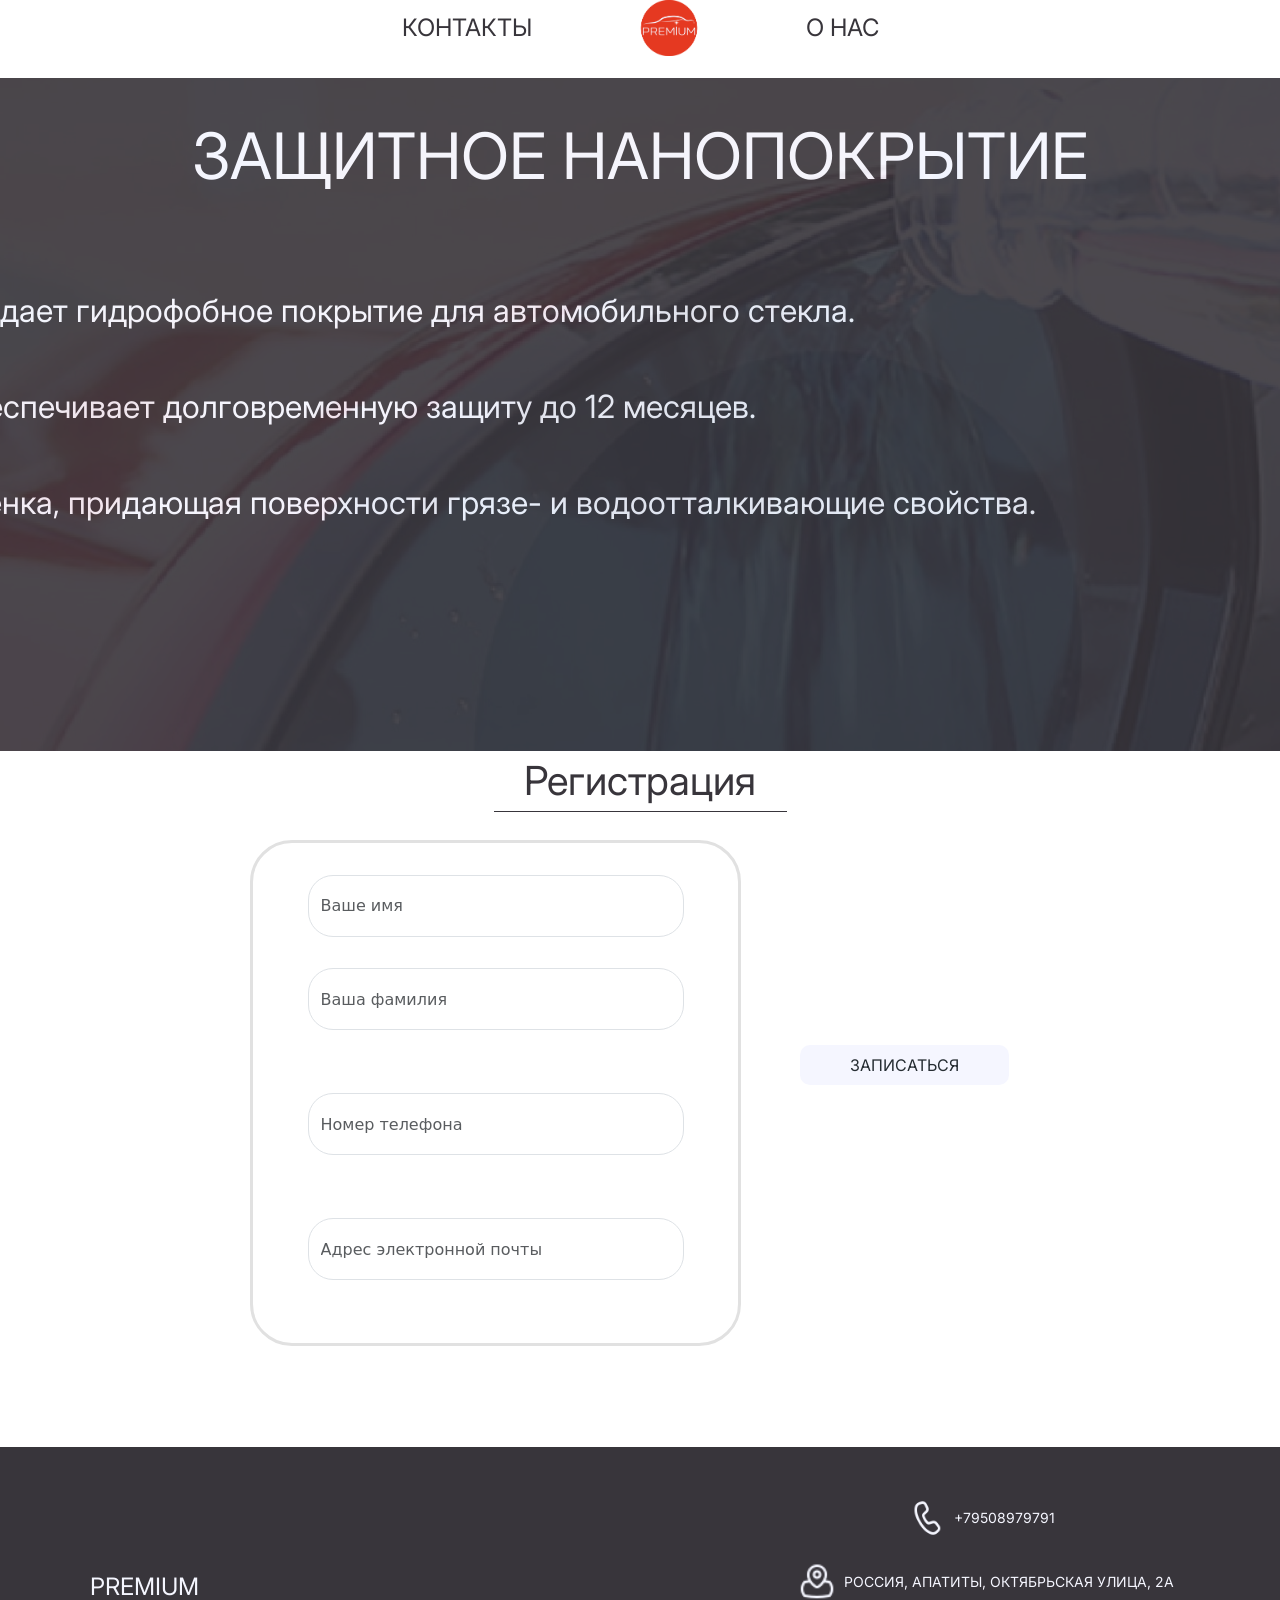
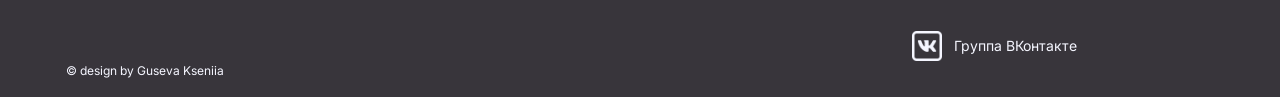
<file: premium_nano.html>
<!doctype html>
<html lang="ru">
<head>
	<title>PREMIUM: Нанопокрытие</title>
	<meta charset="UTF-8">
	<meta name="viewport" content="width=device-width, initial-scale=1.0">
	<link rel="stylesheet" href="css/styles_service6.css">
	<link href="https://cdn.jsdelivr.net/npm/bootstrap@5.0.1/dist/css/bootstrap.min.css" rel="stylesheet" integrity="sha384-+0n0xVW2eSR5OomGNYDnhzAbDsOXxcvSN1TPprVMTNDbiYZCxYbOOl7+AMvyTG2x" crossorigin="anonymous">
	<link rel="preconnect" href="https://fonts.googleapis.com">
<link rel="preconnect" href="https://fonts.gstatic.com" crossorigin>
<link href="https://fonts.googleapis.com/css2?family=Inter:wght@100..900&display=swap" rel="stylesheet">
</head>
	<body>
<header class="site-header">
  <div class="wrapper site-header__wrapper">
	<a href="premium_contacts.html" class="button1" style="font-family:Inter, sans-serif;color:#38353B;font-size:24px; text-decoration: none;"> КОНТАКТЫ</a>
	    <a href="index.html" class="button" ><img src="pictures/premium_red_circle.png" alt="brand" style="width: 100px"/></a>
	      <a href="premium_about.html" class="button2" style="font-family:Inter, sans-serif;color:#38353B;font-size:24px; text-decoration: none;"> О НАС</a>
	</div>
</header>
<div class="site-body">
	 <div class="main site-body__main">
		 <div class="left"></div>
		 <div class="right">
			 <p class="text">ЗАЩИТНОЕ НАНОПОКРЫТИЕ <br></p>
<p class="text2">Создает гидрофобное покрытие для автомобильного стекла. <br> <br> Обеспечивает долговременную защиту до 12 месяцев. <br> <br> Плёнка, придающая поверхности грязе- и водоотталкивающие свойства.</p>
			 </div>
		</div>
		 </div>
	 <div class="label">
		  <div class="registr">Регистрация</div>
	  </div>	
	<div class="row justify-content-center" style="margin-top: 28px; border:3px #E1E1E1  solid; width:491px; height:506px; border-radius: 42px;margin-left:250px; margin-bottom: 101px">
	<div class="input-group flex-nowrap border-1" style="width:400px;">
  <input type="text" class="form-control" placeholder="Ваше имя" aria-label="Ваше имя" style="border-radius: 25px; height: 62px; align-self: center;">
		
</div>
	<div class="input-group flex-nowrap border-1" style="width:400px">
  <input type="text" class="form-control" placeholder="Ваша фамилия" aria-label="Ваше имя" style="border-radius: 25px; height: 62px;">
</div>
	<div class="input-group flex-nowrap border-1" style="width:400px">
  <input type="text" class="form-control" placeholder="Номер телефона" aria-label="Ваше имя" style="border-radius: 25px; height: 62px;">
</div>
	<div class="input-group flex-nowrap border-1" style="width:400px">
  <input type="text" class="form-control" placeholder="Адрес электронной почты" aria-label="Ваше имя" style="border-radius: 25px; height: 62px;">
</div>
		<div class="modal fade" id="exampleModalToggle2" aria-hidden="true" aria-labelledby="exampleModalToggleLabel2" tabindex="-1">
  <div class="modal-dialog modal-sm">
    <div class="modal-content mod2" style="width: 440px;">
		<p></p>
        <h1 class="modal-title fs-5" id="exampleModalToggleLabel2" style="text-align: center; font-family: Inter, sans-serif">Вы успешно зарегистрированы!<br> С Вами свяжутся для уточнения даты.</h1>
		<p></p>
    </div>
  </div>
</div>
	</div>
	
		<div class="div1">
	<div class="styled " data-bs-target="#exampleModalToggle2" data-bs-toggle="modal">ЗАПИСАТЬСЯ</div>
		</div>
	<footer class="site-footer">
				<p id="name"> PREMIUM</p>
			<div class="contacs">
			 <p id="phone" > <a href="tel:+79508979791"><img src="pictures/icon-phone.png"  alt="number" style="width:40px;height:40px"></a> <a href="tel:+79508979791" style="font-family:Inter, Semi Bold;color:#F5F6FF;font-size:14px; text-decoration: none; margin-left: 7px;">+79508979791 </a></p>
			                <p id="address" ><a href="https://yandex.ru/maps/org/premium/11111645037/?display-text=premium%20апатиты%20автомойка&ll=33.410669%2C67.581005&mode=search&sctx=ZAAAAAgBEAAaKAoSCetU%2BZ6RhD5AEdzWFp6X9E1AEhIJ%2BWcG8YEdtz8R%2FRLx1vm3mz8iBgABAgMEBSgKOABAsI4KSAFqAnJ1nQHNzEw9oAEAqAEAvQE8o1qswgEF7f64simCAilwcmVtaXVtINCw0L%2FQsNGC0LjRgtGLINCw0LLRgtC%2B0LzQvtC50LrQsIoCAJICBTEwODk0mgIMZGVza3RvcC1tYXBz&sll=33.410669%2C67.581005&sspn=0.022573%2C0.005144&text=premium%20апатиты%20автомойка&z=16"> <img src="pictures/icon-address.png"  alt="address" style="width:40px;height:40px" > </a><a href="https://yandex.ru/maps/org/premium/11111645037/?display-text=premium%20апатиты%20автомойка&ll=33.410669%2C67.581005&mode=search&sctx=ZAAAAAgBEAAaKAoSCetU%2BZ6RhD5AEdzWFp6X9E1AEhIJ%2BWcG8YEdtz8R%2FRLx1vm3mz8iBgABAgMEBSgKOABAsI4KSAFqAnJ1nQHNzEw9oAEAqAEAvQE8o1qswgEF7f64simCAilwcmVtaXVtINCw0L%2FQsNGC0LjRgtGLINCw0LLRgtC%2B0LzQvtC50LrQsIoCAJICBTEwODk0mgIMZGVza3RvcC1tYXBz&sll=33.410669%2C67.581005&sspn=0.022573%2C0.005144&text=premium%20апатиты%20автомойка&z=16" style="font-family:Inter, Semi Bold;color:#F5F6FF;font-size:14px; text-decoration: none; margin-left: 7px;">РОССИЯ, АПАТИТЫ, ОКТЯБРЬСКАЯ УЛИЦА, 2А </a> </p>
                <p id="vk"> <a href="https://vk.com/premium_avtomoika" > <img src="pictures/icon-vk.png"  alt="VK" style="width:40px;height:40px"> </a><a href="https://vk.com/premium_avtomoika" style="font-family:Inter, Semi Bold;color:#F5F6FF;font-size:14px; text-decoration: none; margin-left: 7px;" >Группа ВКонтакте </a> </p>
		</div>
			<p id="copy"> &copy; design by Guseva Kseniia</p>
					</footer>
	<script src="https://cdn.jsdelivr.net/npm/bootstrap@5.0.1/dist/js/bootstrap.bundle.min.js" integrity="sha384-gtEjrD/SeCtmISkJkNUaaKMoLD0//ElJ19smozuHV6z3Iehds+3Ulb9Bn9Plx0x4" crossorigin="anonymous"></script>
	</body>
				</html>
</file>
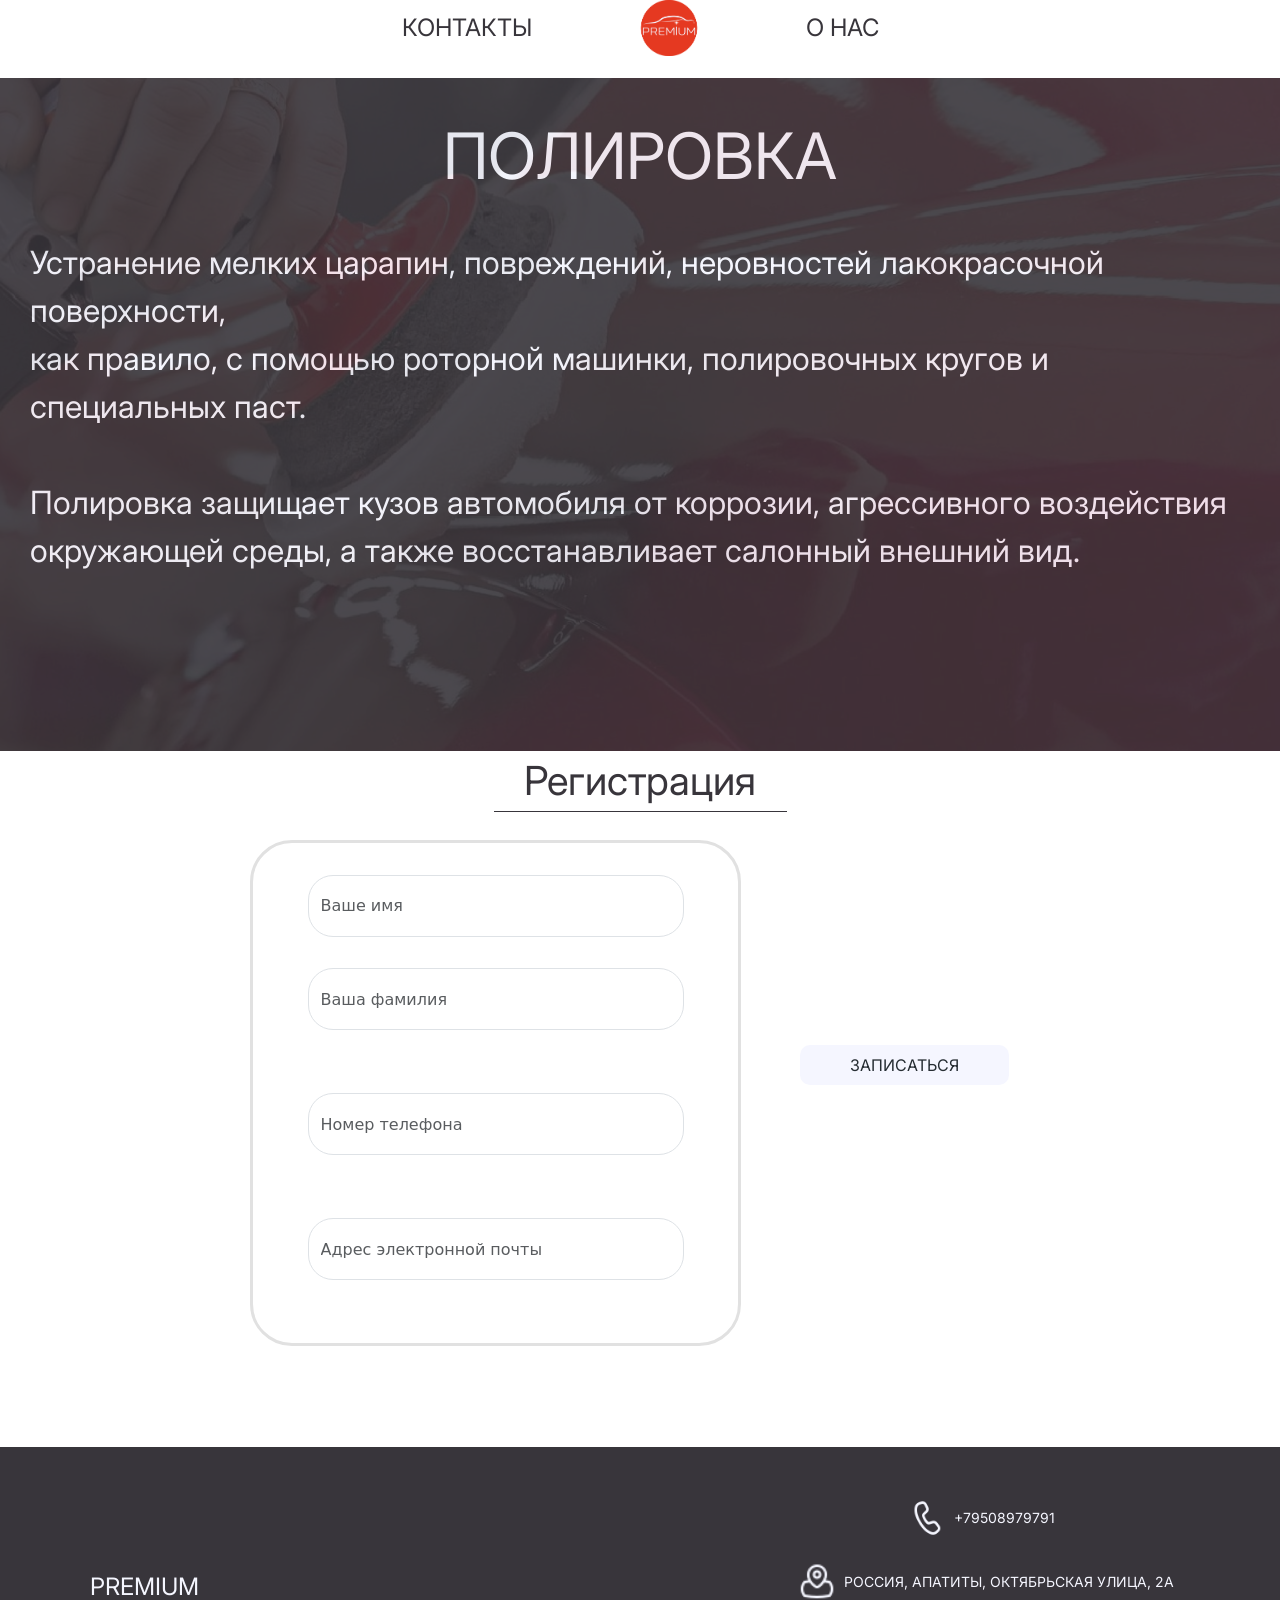
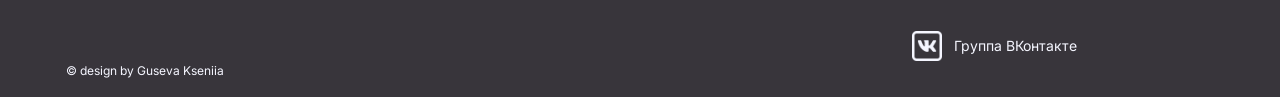
<file: premium_polish.html>
<!doctype html>
<html lang="ru">
<head>
	<title>PREMIUM: Полировка</title>
	<meta charset="UTF-8">
	<meta name="viewport" content="width=device-width, initial-scale=1.0">
	<link rel="stylesheet" href="css/styles_service3.css">
	<link href="https://cdn.jsdelivr.net/npm/bootstrap@5.0.1/dist/css/bootstrap.min.css" rel="stylesheet" integrity="sha384-+0n0xVW2eSR5OomGNYDnhzAbDsOXxcvSN1TPprVMTNDbiYZCxYbOOl7+AMvyTG2x" crossorigin="anonymous">
	<link rel="preconnect" href="https://fonts.googleapis.com">
<link rel="preconnect" href="https://fonts.gstatic.com" crossorigin>
<link href="https://fonts.googleapis.com/css2?family=Inter:wght@100..900&display=swap" rel="stylesheet">
</head>
	<body>
<header class="site-header">
  <div class="wrapper site-header__wrapper">
	<a href="premium_contacts.html" class="button1" style="font-family:Inter, sans-serif;color:#38353B;font-size:24px; text-decoration: none;"> КОНТАКТЫ</a>
	    <a href="index.html" class="button" ><img src="pictures/premium_red_circle.png" alt="brand" style="width: 100px"/></a>
	      <a href="premium_about.html" class="button2" style="font-family:Inter, sans-serif;color:#38353B;font-size:24px; text-decoration: none;"> О НАС</a>
	</div>
</header>
<div class="site-body">
	 <div class="main site-body__main">
		 <div class="left"></div>
		 <div class="right">
			 <p class="text">ПОЛИРОВКА</p>
<p class="text2"> Устранение мелких царапин, повреждений, неровностей лакокрасочной поверхности,<br> как правило, с помощью роторной машинки, полировочных кругов и специальных паст. <br><br> Полировка защищает кузов автомобиля от коррозии, агрессивного воздействия окружающей среды, а также восстанавливает салонный внешний вид.</p>
			  </div>
		</div>
		 </div>
	 <div class="label">
		  <div class="registr">Регистрация</div>
	  </div>	
	<div class="row justify-content-center" style="margin-top: 28px; border:3px #E1E1E1  solid; width:491px; height:506px; border-radius: 42px;margin-left:250px; margin-bottom: 101px">
	<div class="input-group flex-nowrap border-1" style="width:400px;">
  <input type="text" class="form-control" placeholder="Ваше имя" aria-label="Ваше имя" style="border-radius: 25px; height: 62px; align-self: center;">
		
</div>
	<div class="input-group flex-nowrap border-1" style="width:400px">
  <input type="text" class="form-control" placeholder="Ваша фамилия" aria-label="Ваше имя" style="border-radius: 25px; height: 62px;">
</div>
	<div class="input-group flex-nowrap border-1" style="width:400px">
  <input type="text" class="form-control" placeholder="Номер телефона" aria-label="Ваше имя" style="border-radius: 25px; height: 62px;">
</div>
	<div class="input-group flex-nowrap border-1" style="width:400px">
  <input type="text" class="form-control" placeholder="Адрес электронной почты" aria-label="Ваше имя" style="border-radius: 25px; height: 62px;">
</div>
		<div class="modal fade" id="exampleModalToggle2" aria-hidden="true" aria-labelledby="exampleModalToggleLabel2" tabindex="-1">
  <div class="modal-dialog modal-sm">
    <div class="modal-content mod2" style="width: 440px;">
		<p></p>
        <h1 class="modal-title fs-5" id="exampleModalToggleLabel2" style="text-align: center; font-family: Inter, sans-serif">Вы успешно зарегистрированы!<br> С Вами свяжутся для уточнения даты.</h1>
		<p></p>
    </div>
  </div>
</div>
	</div>
	
		<div class="div1">
	<div class="styled " data-bs-target="#exampleModalToggle2" data-bs-toggle="modal">ЗАПИСАТЬСЯ</div>
		</div>
	<footer class="site-footer">
				<p id="name"> PREMIUM</p>
			<div class="contacs">
			 <p id="phone" > <a href="tel:+79508979791"><img src="pictures/icon-phone.png"  alt="number" style="width:40px;height:40px"></a> <a href="tel:+79508979791" style="font-family:Inter, Semi Bold;color:#F5F6FF;font-size:14px; text-decoration: none; margin-left: 7px;">+79508979791 </a></p>
			                <p id="address" ><a href="https://yandex.ru/maps/org/premium/11111645037/?display-text=premium%20апатиты%20автомойка&ll=33.410669%2C67.581005&mode=search&sctx=ZAAAAAgBEAAaKAoSCetU%2BZ6RhD5AEdzWFp6X9E1AEhIJ%2BWcG8YEdtz8R%2FRLx1vm3mz8iBgABAgMEBSgKOABAsI4KSAFqAnJ1nQHNzEw9oAEAqAEAvQE8o1qswgEF7f64simCAilwcmVtaXVtINCw0L%2FQsNGC0LjRgtGLINCw0LLRgtC%2B0LzQvtC50LrQsIoCAJICBTEwODk0mgIMZGVza3RvcC1tYXBz&sll=33.410669%2C67.581005&sspn=0.022573%2C0.005144&text=premium%20апатиты%20автомойка&z=16"> <img src="pictures/icon-address.png"  alt="address" style="width:40px;height:40px" > </a><a href="https://yandex.ru/maps/org/premium/11111645037/?display-text=premium%20апатиты%20автомойка&ll=33.410669%2C67.581005&mode=search&sctx=ZAAAAAgBEAAaKAoSCetU%2BZ6RhD5AEdzWFp6X9E1AEhIJ%2BWcG8YEdtz8R%2FRLx1vm3mz8iBgABAgMEBSgKOABAsI4KSAFqAnJ1nQHNzEw9oAEAqAEAvQE8o1qswgEF7f64simCAilwcmVtaXVtINCw0L%2FQsNGC0LjRgtGLINCw0LLRgtC%2B0LzQvtC50LrQsIoCAJICBTEwODk0mgIMZGVza3RvcC1tYXBz&sll=33.410669%2C67.581005&sspn=0.022573%2C0.005144&text=premium%20апатиты%20автомойка&z=16" style="font-family:Inter, Semi Bold;color:#F5F6FF;font-size:14px; text-decoration: none; margin-left: 7px;">РОССИЯ, АПАТИТЫ, ОКТЯБРЬСКАЯ УЛИЦА, 2А </a> </p>
                <p id="vk"> <a href="https://vk.com/premium_avtomoika" > <img src="pictures/icon-vk.png"  alt="VK" style="width:40px;height:40px"> </a><a href="https://vk.com/premium_avtomoika" style="font-family:Inter, Semi Bold;color:#F5F6FF;font-size:14px; text-decoration: none; margin-left: 7px;" >Группа ВКонтакте </a> </p>
		</div>
			<p id="copy"> &copy; design by Guseva Kseniia</p>
					</footer>
	<script src="https://cdn.jsdelivr.net/npm/bootstrap@5.0.1/dist/js/bootstrap.bundle.min.js" integrity="sha384-gtEjrD/SeCtmISkJkNUaaKMoLD0//ElJ19smozuHV6z3Iehds+3Ulb9Bn9Plx0x4" crossorigin="anonymous"></script>
	</body>
				</html>
</file>
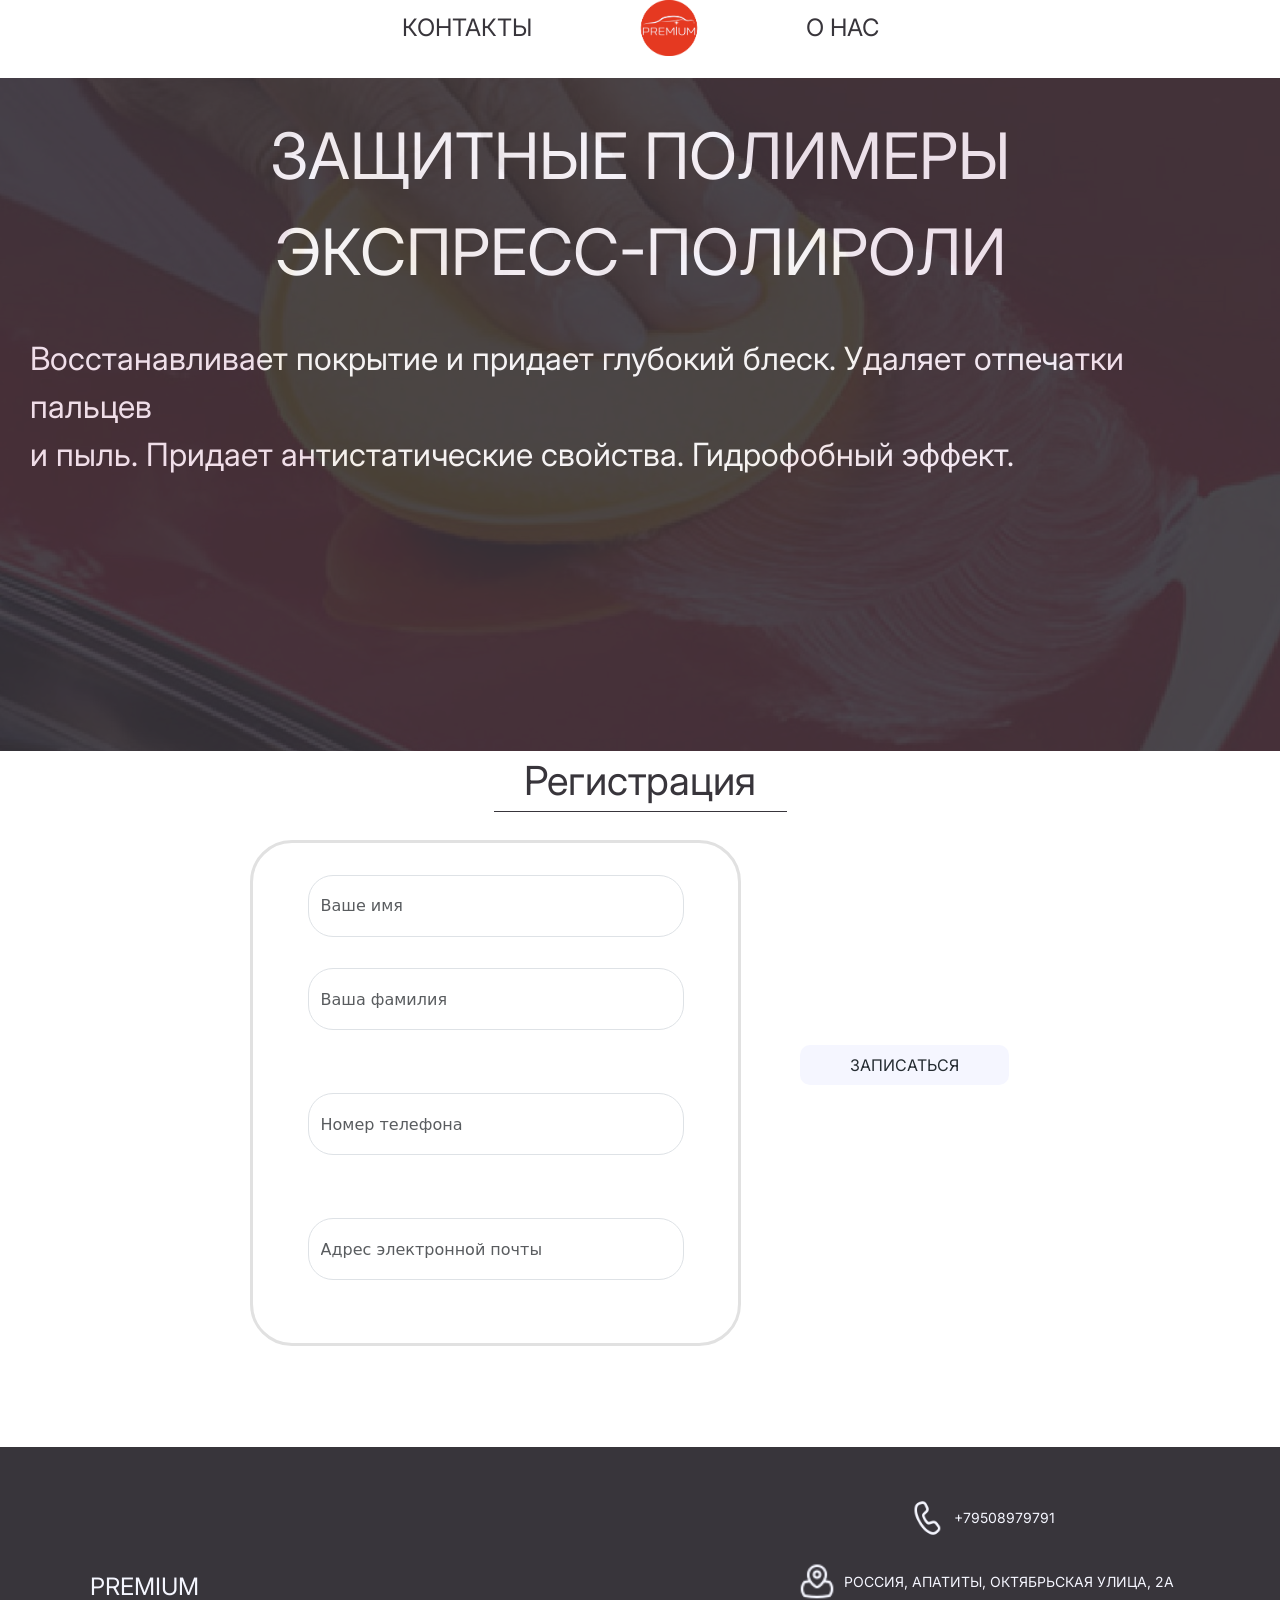
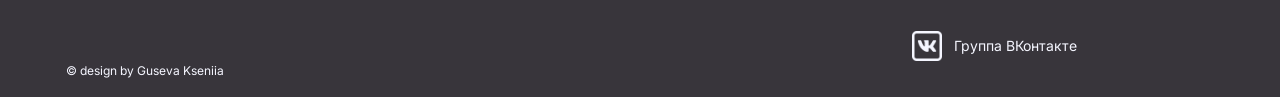
<file: premium_polymers.html>
<!doctype html>
<html lang="ru">
<head>
	<title>PREMIUM: Защитные полимеры и экспресс-полироли</title>
	<meta charset="UTF-8">
	<meta name="viewport" content="width=device-width, initial-scale=1.0">
	<link rel="stylesheet" href="css/styles_service5.css">
	<link href="https://cdn.jsdelivr.net/npm/bootstrap@5.0.1/dist/css/bootstrap.min.css" rel="stylesheet" integrity="sha384-+0n0xVW2eSR5OomGNYDnhzAbDsOXxcvSN1TPprVMTNDbiYZCxYbOOl7+AMvyTG2x" crossorigin="anonymous">
	<link rel="preconnect" href="https://fonts.googleapis.com">
<link rel="preconnect" href="https://fonts.gstatic.com" crossorigin>
<link href="https://fonts.googleapis.com/css2?family=Inter:wght@100..900&display=swap" rel="stylesheet">
</head>
	<body>
<header class="site-header">
  <div class="wrapper site-header__wrapper">
	<a href="premium_contacts.html" class="button1" style="font-family:Inter, sans-serif;color:#38353B;font-size:24px; text-decoration: none;"> КОНТАКТЫ</a>
	    <a href="index.html" class="button" ><img src="pictures/premium_red_circle.png" alt="brand" style="width: 100px"/></a>
	      <a href="premium_about.html" class="button2" style="font-family:Inter, sans-serif;color:#38353B;font-size:24px; text-decoration: none;"> О НАС</a>
	</div>
</header>
<div class="site-body">
	 <div class="main site-body__main">
		 <div class="left"></div>
		 <div class="right">
			 <p class="text">ЗАЩИТНЫЕ ПОЛИМЕРЫ <br> ЭКСПРЕСС-ПОЛИРОЛИ</p>
<p class="text2"> Восстанавливает покрытие и придает глубокий блеск. Удаляет отпечатки пальцев <br> и пыль. Придает антистатические свойства. Гидрофобный эффект.</p>
			</div>
		</div>
		 </div>
	 <div class="label">
		  <div class="registr">Регистрация</div>
	  </div>	
	<div class="row justify-content-center" style="margin-top: 28px; border:3px #E1E1E1  solid; width:491px; height:506px; border-radius: 42px;margin-left:250px; margin-bottom: 101px">
	<div class="input-group flex-nowrap border-1" style="width:400px;">
  <input type="text" class="form-control" placeholder="Ваше имя" aria-label="Ваше имя" style="border-radius: 25px; height: 62px; align-self: center;">
		
</div>
	<div class="input-group flex-nowrap border-1" style="width:400px">
  <input type="text" class="form-control" placeholder="Ваша фамилия" aria-label="Ваше имя" style="border-radius: 25px; height: 62px;">
</div>
	<div class="input-group flex-nowrap border-1" style="width:400px">
  <input type="text" class="form-control" placeholder="Номер телефона" aria-label="Ваше имя" style="border-radius: 25px; height: 62px;">
</div>
	<div class="input-group flex-nowrap border-1" style="width:400px">
  <input type="text" class="form-control" placeholder="Адрес электронной почты" aria-label="Ваше имя" style="border-radius: 25px; height: 62px;">
</div>
		<div class="modal fade" id="exampleModalToggle2" aria-hidden="true" aria-labelledby="exampleModalToggleLabel2" tabindex="-1">
  <div class="modal-dialog modal-sm">
    <div class="modal-content mod2" style="width: 440px;">
		<p></p>
        <h1 class="modal-title fs-5" id="exampleModalToggleLabel2" style="text-align: center; font-family: Inter, sans-serif">Вы успешно зарегистрированы!<br> С Вами свяжутся для уточнения даты.</h1>
		<p></p>
    </div>
  </div>
</div>
	</div>
	
		<div class="div1">
	<div class="styled " data-bs-target="#exampleModalToggle2" data-bs-toggle="modal">ЗАПИСАТЬСЯ</div>
		</div>
	<footer class="site-footer">
				<p id="name"> PREMIUM</p>
			<div class="contacs">
			 <p id="phone" > <a href="tel:+79508979791"><img src="pictures/icon-phone.png"  alt="number" style="width:40px;height:40px"></a> <a href="tel:+79508979791" style="font-family:Inter, Semi Bold;color:#F5F6FF;font-size:14px; text-decoration: none; margin-left: 7px;">+79508979791 </a></p>
			                <p id="address" ><a href="https://yandex.ru/maps/org/premium/11111645037/?display-text=premium%20апатиты%20автомойка&ll=33.410669%2C67.581005&mode=search&sctx=ZAAAAAgBEAAaKAoSCetU%2BZ6RhD5AEdzWFp6X9E1AEhIJ%2BWcG8YEdtz8R%2FRLx1vm3mz8iBgABAgMEBSgKOABAsI4KSAFqAnJ1nQHNzEw9oAEAqAEAvQE8o1qswgEF7f64simCAilwcmVtaXVtINCw0L%2FQsNGC0LjRgtGLINCw0LLRgtC%2B0LzQvtC50LrQsIoCAJICBTEwODk0mgIMZGVza3RvcC1tYXBz&sll=33.410669%2C67.581005&sspn=0.022573%2C0.005144&text=premium%20апатиты%20автомойка&z=16"> <img src="pictures/icon-address.png"  alt="address" style="width:40px;height:40px" > </a><a href="https://yandex.ru/maps/org/premium/11111645037/?display-text=premium%20апатиты%20автомойка&ll=33.410669%2C67.581005&mode=search&sctx=ZAAAAAgBEAAaKAoSCetU%2BZ6RhD5AEdzWFp6X9E1AEhIJ%2BWcG8YEdtz8R%2FRLx1vm3mz8iBgABAgMEBSgKOABAsI4KSAFqAnJ1nQHNzEw9oAEAqAEAvQE8o1qswgEF7f64simCAilwcmVtaXVtINCw0L%2FQsNGC0LjRgtGLINCw0LLRgtC%2B0LzQvtC50LrQsIoCAJICBTEwODk0mgIMZGVza3RvcC1tYXBz&sll=33.410669%2C67.581005&sspn=0.022573%2C0.005144&text=premium%20апатиты%20автомойка&z=16" style="font-family:Inter, Semi Bold;color:#F5F6FF;font-size:14px; text-decoration: none; margin-left: 7px;">РОССИЯ, АПАТИТЫ, ОКТЯБРЬСКАЯ УЛИЦА, 2А </a> </p>
                <p id="vk"> <a href="https://vk.com/premium_avtomoika" > <img src="pictures/icon-vk.png"  alt="VK" style="width:40px;height:40px"> </a><a href="https://vk.com/premium_avtomoika" style="font-family:Inter, Semi Bold;color:#F5F6FF;font-size:14px; text-decoration: none; margin-left: 7px;" >Группа ВКонтакте </a> </p>
		</div>
			<p id="copy"> &copy; design by Guseva Kseniia</p>
					</footer>
	<script src="https://cdn.jsdelivr.net/npm/bootstrap@5.0.1/dist/js/bootstrap.bundle.min.js" integrity="sha384-gtEjrD/SeCtmISkJkNUaaKMoLD0//ElJ19smozuHV6z3Iehds+3Ulb9Bn9Plx0x4" crossorigin="anonymous"></script>
	</body>
				</html>
</file>
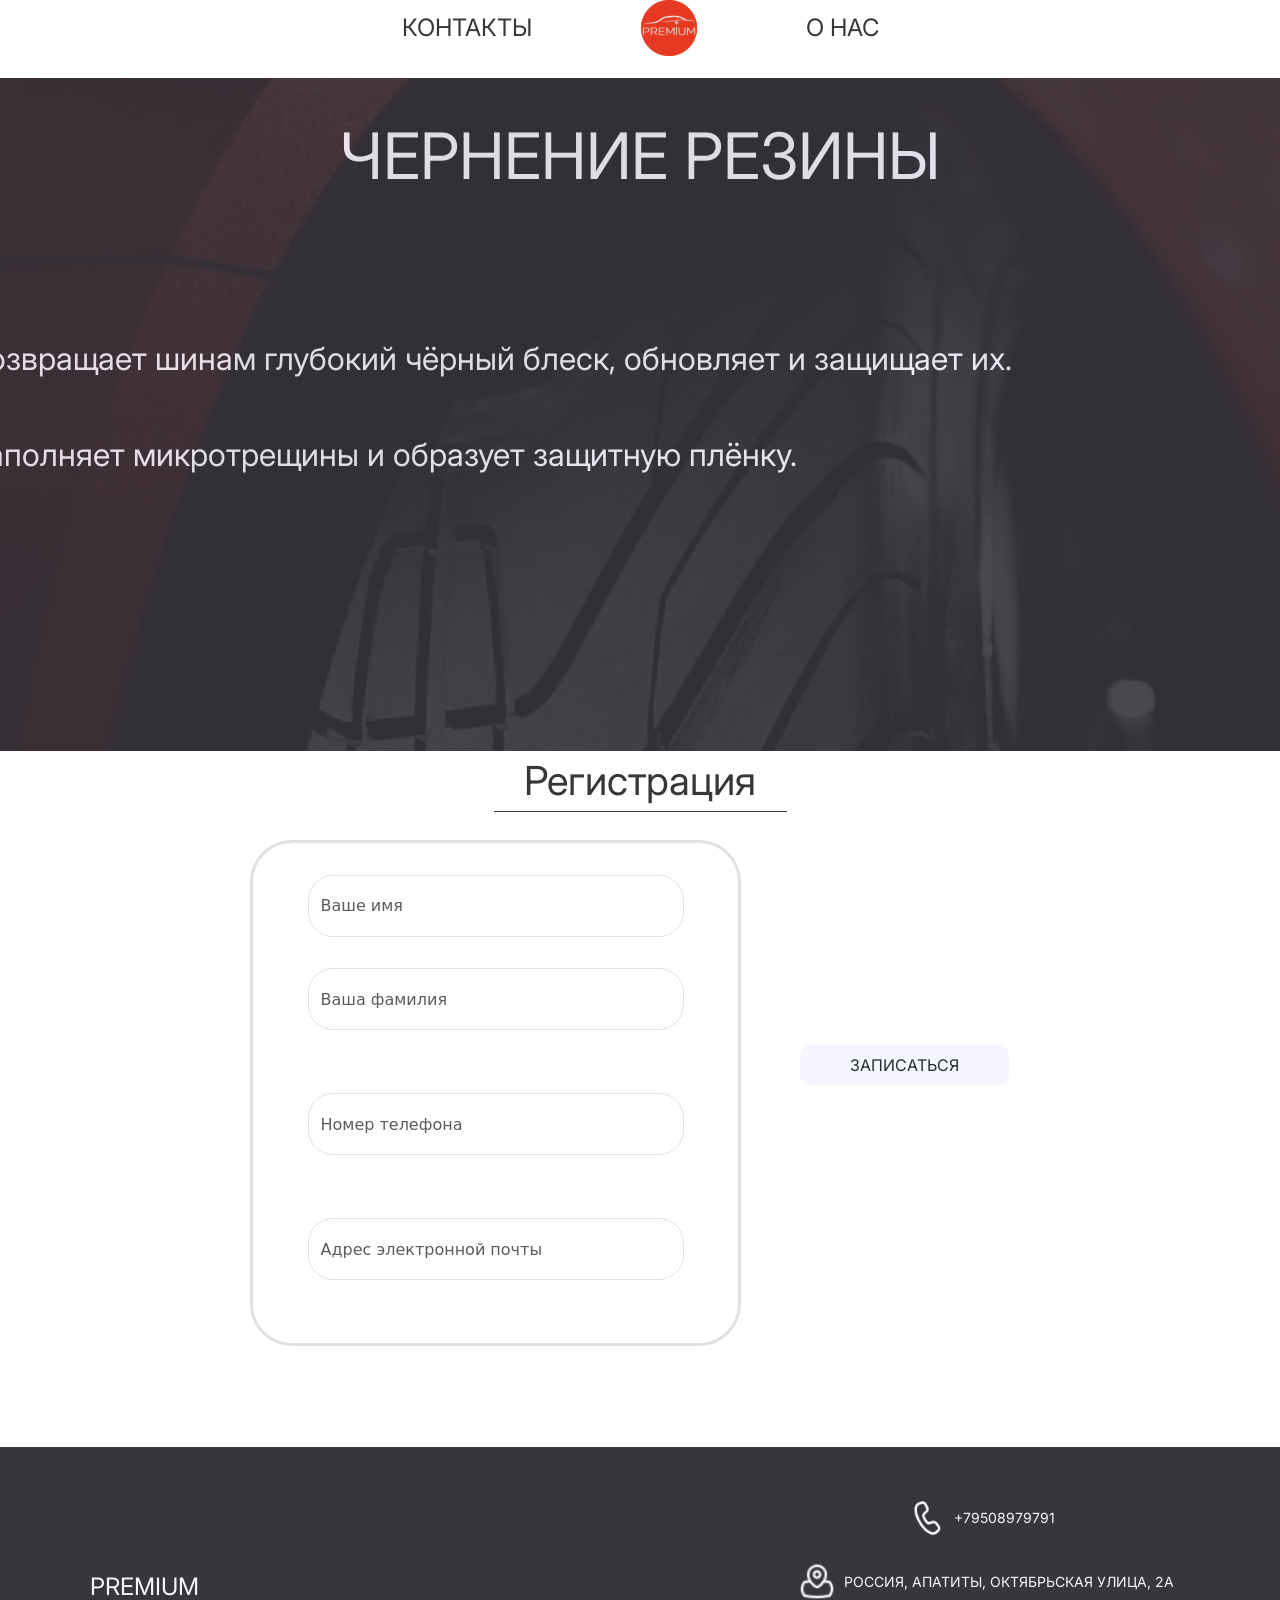
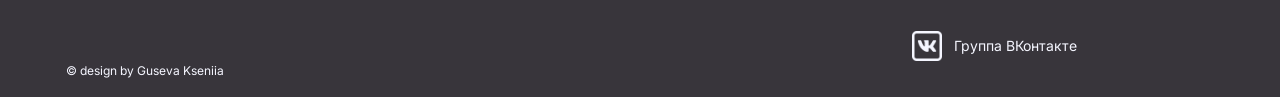
<file: premium_rubber.html>
<!doctype html>
<html lang="ru">
<head>
	<title>PREMIUM: Чернение резины</title>
	<meta charset="UTF-8">
	<meta name="viewport" content="width=device-width, initial-scale=1.0">
	<link rel="stylesheet" href="css/styles_service7.css">
	<link href="https://cdn.jsdelivr.net/npm/bootstrap@5.0.1/dist/css/bootstrap.min.css" rel="stylesheet" integrity="sha384-+0n0xVW2eSR5OomGNYDnhzAbDsOXxcvSN1TPprVMTNDbiYZCxYbOOl7+AMvyTG2x" crossorigin="anonymous">
	<link rel="preconnect" href="https://fonts.googleapis.com">
<link rel="preconnect" href="https://fonts.gstatic.com" crossorigin>
<link href="https://fonts.googleapis.com/css2?family=Inter:wght@100..900&display=swap" rel="stylesheet">
</head>
	<body>
<header class="site-header">
  <div class="wrapper site-header__wrapper">
	<a href="premium_contacts.html" class="button1" style="font-family:Inter, sans-serif;color:#38353B;font-size:24px; text-decoration: none;"> КОНТАКТЫ</a>
	    <a href="index.html" class="button" ><img src="pictures/premium_red_circle.png" alt="brand" style="width: 100px"/></a>
	      <a href="premium_about.html" class="button2" style="font-family:Inter, sans-serif;color:#38353B;font-size:24px; text-decoration: none;"> О НАС</a>
	</div>
</header>
<div class="site-body">
	 <div class="main site-body__main">
		 <div class="left"></div>
		 <div class="right">
			 <p class="text">ЧЕРНЕНИЕ РЕЗИНЫ</p>
<p class="text2">Возвращает шинам глубокий чёрный блеск, обновляет и защищает их. <br> <br> Заполняет микротрещины и образует защитную плёнку.</p>
		</div>
		</div>
		 </div>
	 <div class="label">
		  <div class="registr">Регистрация</div>
	  </div>	
	<div class="row justify-content-center" style="margin-top: 28px; border:3px #E1E1E1  solid; width:491px; height:506px; border-radius: 42px;margin-left:250px; margin-bottom: 101px">
	<div class="input-group flex-nowrap border-1" style="width:400px;">
  <input type="text" class="form-control" placeholder="Ваше имя" aria-label="Ваше имя" style="border-radius: 25px; height: 62px; align-self: center;">
		
</div>
	<div class="input-group flex-nowrap border-1" style="width:400px">
  <input type="text" class="form-control" placeholder="Ваша фамилия" aria-label="Ваше имя" style="border-radius: 25px; height: 62px;">
</div>
	<div class="input-group flex-nowrap border-1" style="width:400px">
  <input type="text" class="form-control" placeholder="Номер телефона" aria-label="Ваше имя" style="border-radius: 25px; height: 62px;">
</div>
	<div class="input-group flex-nowrap border-1" style="width:400px">
  <input type="text" class="form-control" placeholder="Адрес электронной почты" aria-label="Ваше имя" style="border-radius: 25px; height: 62px;">
</div>
		<div class="modal fade" id="exampleModalToggle2" aria-hidden="true" aria-labelledby="exampleModalToggleLabel2" tabindex="-1">
  <div class="modal-dialog modal-sm">
    <div class="modal-content mod2" style="width: 440px;">
		<p></p>
        <h1 class="modal-title fs-5" id="exampleModalToggleLabel2" style="text-align: center; font-family: Inter, sans-serif">Вы успешно зарегистрированы!<br> С Вами свяжутся для уточнения даты.</h1>
		<p></p>
    </div>
  </div>
</div>
	</div>
	
		<div class="div1">
	<div class="styled " data-bs-target="#exampleModalToggle2" data-bs-toggle="modal">ЗАПИСАТЬСЯ</div>
		</div>
	<footer class="site-footer">
				<p id="name"> PREMIUM</p>
			<div class="contacs">
			 <p id="phone" > <a href="tel:+79508979791"><img src="pictures/icon-phone.png"  alt="number" style="width:40px;height:40px"></a> <a href="tel:+79508979791" style="font-family:Inter, Semi Bold;color:#F5F6FF;font-size:14px; text-decoration: none; margin-left: 7px;">+79508979791 </a></p>
			                <p id="address" ><a href="https://yandex.ru/maps/org/premium/11111645037/?display-text=premium%20апатиты%20автомойка&ll=33.410669%2C67.581005&mode=search&sctx=ZAAAAAgBEAAaKAoSCetU%2BZ6RhD5AEdzWFp6X9E1AEhIJ%2BWcG8YEdtz8R%2FRLx1vm3mz8iBgABAgMEBSgKOABAsI4KSAFqAnJ1nQHNzEw9oAEAqAEAvQE8o1qswgEF7f64simCAilwcmVtaXVtINCw0L%2FQsNGC0LjRgtGLINCw0LLRgtC%2B0LzQvtC50LrQsIoCAJICBTEwODk0mgIMZGVza3RvcC1tYXBz&sll=33.410669%2C67.581005&sspn=0.022573%2C0.005144&text=premium%20апатиты%20автомойка&z=16"> <img src="pictures/icon-address.png"  alt="address" style="width:40px;height:40px" > </a><a href="https://yandex.ru/maps/org/premium/11111645037/?display-text=premium%20апатиты%20автомойка&ll=33.410669%2C67.581005&mode=search&sctx=ZAAAAAgBEAAaKAoSCetU%2BZ6RhD5AEdzWFp6X9E1AEhIJ%2BWcG8YEdtz8R%2FRLx1vm3mz8iBgABAgMEBSgKOABAsI4KSAFqAnJ1nQHNzEw9oAEAqAEAvQE8o1qswgEF7f64simCAilwcmVtaXVtINCw0L%2FQsNGC0LjRgtGLINCw0LLRgtC%2B0LzQvtC50LrQsIoCAJICBTEwODk0mgIMZGVza3RvcC1tYXBz&sll=33.410669%2C67.581005&sspn=0.022573%2C0.005144&text=premium%20апатиты%20автомойка&z=16" style="font-family:Inter, Semi Bold;color:#F5F6FF;font-size:14px; text-decoration: none; margin-left: 7px;">РОССИЯ, АПАТИТЫ, ОКТЯБРЬСКАЯ УЛИЦА, 2А </a> </p>
                <p id="vk"> <a href="https://vk.com/premium_avtomoika" > <img src="pictures/icon-vk.png"  alt="VK" style="width:40px;height:40px"> </a><a href="https://vk.com/premium_avtomoika" style="font-family:Inter, Semi Bold;color:#F5F6FF;font-size:14px; text-decoration: none; margin-left: 7px;" >Группа ВКонтакте </a> </p>
		</div>
			<p id="copy"> &copy; design by Guseva Kseniia</p>
					</footer>
	<script src="https://cdn.jsdelivr.net/npm/bootstrap@5.0.1/dist/js/bootstrap.bundle.min.js" integrity="sha384-gtEjrD/SeCtmISkJkNUaaKMoLD0//ElJ19smozuHV6z3Iehds+3Ulb9Bn9Plx0x4" crossorigin="anonymous"></script>
	</body>
				</html>
</file>
<file: css/styles_main.css>
body { 
    height: 100%; 
    margin: 0; 

}
.site-header__wrapper {
  display: flex;
  justify-content: center;
  align-items: center
}
.button1 {
  margin-right: 87px
}
.button2 {
  margin-left:  87px
	
}
.carlogo{
	display: flex;
  justify-content: space-around;
  align-items: center;
	margin-top: 22px;
	width: 100%;
	height: 450px;
	background-color: #F5F6FF;
}
#logo{
	width: 300px;
	height: 300px;
	margin-left: 35vh;
	background: url("../pictures/logo.png") no-repeat center/ cover
}
#car{
	width: 500px;
	height: 280px;
	background: url("../pictures/pngegg.png") no-repeat center/ cover
}
.label {
   display: flex;
  justify-content: center;
  align-items: center
}
.service {
   font-family: "Inter", sans-serif;
   color:#38353B;
   font-size:40px; 
   position: relative;
   text-align: center;
}
.service::after {
  content: "";
  bottom: 0;
  width: 293px;
  height: 1px;
  background-color: #38353B;
  margin: 0 auto;
  display: block
}
.gallery {
	margin-top: 2vh;
  display: grid;
  grid-template-columns: 1fr 3fr 3fr 1fr;
  grid-auto-rows: 50vh;
  grid-column-gap: 2vh; 
  grid-row-gap: 100px;
}
 
.gallery__img {
  width: 100%;
  height: 100%;
  object-fit: cover; 
}

a.cer_jpg{
	display: block;
	background: url("../pictures/ceramics.jpg") no-repeat center/ cover;
}

a.cer_jpg:hover{
	background: url("../pictures/ceramics_hover.jpg") no-repeat center/ cover;
}
a.det_jpg{
	display: block;
	background: url("../pictures/detailing.jpg") no-repeat center/ cover;
}

a.det_jpg:hover{
	background: url("../pictures/detailing_hover.jpg") no-repeat center/ cover;
}
a.pol_jpg{
	display: block;
	background: url("../pictures/polish.jpg") no-repeat center/ cover;
}

a.pol_jpg:hover{
	background: url("../pictures/polish_hover.jpg") no-repeat center/ cover;
}
a.dry_jpg{
	display: block;
	background: url("../pictures/dry.jpg") no-repeat center/ cover;
}

a.dry_jpg:hover{
	background: url("../pictures/dry_hover.jpg") no-repeat center/ cover;
}
a.poly_jpg{
	display: block;
	background: url("../pictures/polymers.jpg") no-repeat center/ cover;
}

a.poly_jpg:hover{
	background: url("../pictures/polymers_hover.jpg") no-repeat center/ cover;
}
a.wat_jpg{
	display: block;
	background: url("../pictures/water.jpg") no-repeat center/ cover;
}

a.wat_jpg:hover{
	background: url("../pictures/water_hover.jpg") no-repeat center/ cover;
}
a.rub_jpg{
	display: block;
	background: url("../pictures/rubber.jpg") no-repeat center/ cover;
}

a.rub_jpg:hover{
	background: url("../pictures/rubber_hover.jpg") no-repeat center/ cover;
}
.content{
  display: grid;
  grid-column-start: 2; 
  grid-column-end: 3;  
  justify-items: center;
  grid-template-rows: 85% 10%;
}
.content2{
  display: grid;
  grid-column-start: 3; 
  grid-column-end: 4;  
  justify-items: center;
  grid-template-rows: 85% 10%;
	
}
.styled {
  align-self: center;
  margin-top: 15px;
  line-height: 2.5	;
  padding: 0 50px;
  font-size: 1rem;
  font-family:"Inter", sans-serif;
  text-align: center;
  color: #262D33;
  border-radius: 10px;
  background-color: #F5F6FF;
  text-decoration: none
}

.styled:hover {
  background-color: #262D33;
  color: #F5F6FF;
}
.site-footer{
	width: 100%;
	height: 250px;
	background-color: #38353B;
	display: flex;
	flex-direction: column;
	justify-content: center;
	align-items: center
}
.text {
	font-family:"Inter", sans-serif;
	font-size:24px;
	color: #F5F6FF
}
#copy {
	display: flex;
	font-family:"Inter", sans-serif;
	color:#F5F6FF;
	font-size:12px;
	margin-right: 810px;
	
}
#phone {
	display: flex;
    font-family:"Inter", sans-serif;
	color:#F5F6FF;
	font-size:14px;
	text-decoration: none;
	margin-bottom: 24px;
	margin-top: -123px;
	margin-left: 900px;
	align-items: center
	}
#address {
	display: flex;
	font-family:"Inter", sans-serif;
	color:#F5F6FF;
	font-size:14px;
	text-decoration: none;
	margin-bottom: 24px;
	margin-left: 800px;
	align-items: center;
}
#vk {
	display: flex;
	font-family:"Inter", sans-serif;
	color:#F5F6FF;
	font-size:14px; 
	text-decoration: none;
	margin-bottom: -4px;
	margin-top: 23px;
	margin-left: 900px;
	align-items: center
}
#name {
	display: flex;
	font-family:"Inter", sans-serif;
	color:#F5F6FF;
	font-size:24px; 
	margin-right:800px ;
	margin-top: 110px
}
</file>
<file: css/styles_about.css>
body { 
    height: 100%; 
    margin: 0; 
}
.site-header__wrapper {
  display: flex;
  justify-content: center;
  align-items: center
}
.button1 {
  margin-right: 87px
}
.button2 {
  margin-left:  87px
	}
.section{
	  display: flex;
  justify-content: center;
  align-items: center
}
.site-body__main{
	display: flex;
  justify-content: center;
  align-items: center;
	position: relative;
	margin-top: 22px
}
.left{
	flex: 1;
	width: 100%;
	height: 668px;
	background: url("../pictures/about.png") no-repeat center / cover
}
.right{
    position: absolute;
	width: 50%;
	height: 608px;
	background-color: #38353B;
	opacity: 90%;
	display: flex;
	align-items: center;
	padding: 30px;
	right: 0px;
}

.site-footer{
	width: 100%;
	height: 250px;
	background-color: #38353B;
	display: flex;
	flex-direction: column;
	justify-content: center;
	align-items: center
}
.text {
	font-family:"Inter", sans-serif;
	font-size:24px;
	color: #F5F6FF
}
#copy {
	display: flex;
	font-family:"Inter", sans-serif;
	color:#F5F6FF;
	font-size:12px;
	margin-right: 990px;
	
}
#phone {
	display: flex;
    font-family:"Inter", sans-serif;
	color:#F5F6FF;
	font-size:14px;
	text-decoration: none;
	margin-bottom: 24px;
	margin-top: -123px;
	margin-left: 800px;
	align-items: center
	}
#address {
	display: flex;
	font-family:"Inter", sans-serif;
	color:#F5F6FF;font-size:14px;
	text-decoration: none;
	margin-bottom: 24px;
	margin-left: 690px;
	align-items: center
}
#vk {
	display: flex;
	font-family:"Inter", sans-serif;
	color:#F5F6FF;
	font-size:14px; 
	text-decoration: none;
	margin-bottom: -4px;
	margin-top: 23px;
	margin-left: 800px;
	align-items: center
}
#name {
	display: flex;
	font-family:"Inter", sans-serif;
	color:#F5F6FF;
	font-size:24px; 
	text-decoration: none;
	align-items: center;
	margin-right: 991px;
	margin-top: 120px
}
</file>
<file: css/styles_service2.css>
body { 
    height: 100%; 
    margin: 0; 
}
.site-header__wrapper {
  display: flex;
  justify-content: center;
  align-items: center
}
.button1 {
  margin-right: 87px
}
.button2 {
  margin-left:  87px
	}
.styled {
  align-self: center;
  margin-top: 15px;
  line-height: 2.5	;
  padding: 0 50px;
  font-size: 1rem;
  font-family:Inter, Semi Bold;
  text-align: center;
  color: #262D33;
  border-radius: 10px;
  background-color: #F5F6FF;
  text-decoration: none
}
.styled:hover {
  background-color: #262D33;
  color: #F5F6FF;   
}
.section{
	  display: flex;
  justify-content: center;
  align-items: center
}
.site-body__main{
	display: flex;
  justify-content: center;
  align-items: center;
	margin-top: 22px
}
.text {
	font-family:Inter, Semi Bold;
	font-size:64px;
	color: #F5F6FF;
	position: absolute;
	text-align: center;
}
.text2{
	font-family:Inter, Semi Bold;
	font-size:32px;
	color: #F5F6FF;
	align-self: center;
	justify-content: center
}
.left{
	flex: 1;
	width: 100%;
	height: 673px;
	background: url("../pictures/service-ceramics.jpg") no-repeat center / cover
}
.right{
    position: absolute;
	width: 100%;
	height: 673px;
	background-color: #38353B;
	opacity: 90%;
	display: flex;
	justify-content: center;
	padding: 30px;
}
.label {
   display: flex;
  justify-content: center;
  align-items: center
}
.div1{
	display: inline-flex;
	flex-direction: column;
	align-items: center;
	justify-content: center;
	gap: 10px;
	position: absolute;
	top: 1030px;
	left: 800px;
}
.registr {
   font-family:Inter, Semi Bold;
   color:#38353B;
   font-size:40px; 
   position: relative;
   text-align: center;
}
.registr::after {
  content: "";
  bottom: 0;
  width: 293px;
  height: 1px;
  background-color: #38353B;
  margin: 0 auto;
  display: block
}
.site-footer{
	width: 100%;
	height: 250px;
	background-color: #38353B;
	display: flex;
	flex-direction: column;
	justify-content: center;
	align-items: center
}
#copy {
	display: flex;
	font-family:Inter, Semi Bold;
	color:#F5F6FF;
	font-size:12px;
	margin-right: 990px;
	
}
#phone {
	display: flex;
    font-family:Inter, Semi Bold;
	color:#F5F6FF;
	font-size:14px;
	text-decoration: none;
	margin-bottom: 24px;
	margin-top: -123px;
	margin-left: 800px;
	align-items: center
	}
#address {
	display: flex;
	font-family:Inter, Semi Bold;
	color:#F5F6FF;font-size:14px;
	text-decoration: none;
	margin-bottom: 24px;
	margin-left: 690px;
	align-items: center
}
#vk {
	display: flex;
	font-family:Inter, Semi Bold;
	color:#F5F6FF;
	font-size:14px; 
	text-decoration: none;
	margin-bottom: -4px;
	margin-top: 23px;
	margin-left: 800px;
	align-items: center
}
#name {
	display: flex;
	font-family:Inter, Semi Bold;
	color:#F5F6FF;
	font-size:24px; 
	text-decoration: none;
	align-items: center;
	margin-right: 991px;
	margin-top: 120px
}
</file>
<file: css/styles_service.css>
body { 
    height: 100%; 
    margin: 0; 
}
.site-header__wrapper {
  display: flex;
  justify-content: center;
  align-items: center
}
.button1 {
  margin-right: 87px
}
.button2 {
  margin-left:  87px
	}
.styled {
  align-self: center;
  margin-top: 15px;
  line-height: 2.5	;
  padding: 0 50px;
  font-size: 1rem;
  font-family: "Inter", sans-serif;
  text-align: center;
  color: #262D33;
  border-radius: 10px;
  background-color: #F5F6FF;
  text-decoration: none
}
.styled:hover {
  background-color: #262D33;
  color: #F5F6FF;  
}
.section{
	  display: flex;
  justify-content: center;
  align-items: center
}
.site-body__main{
	display: flex;
  justify-content: center;
  align-items: center;
	margin-top: 22px
}
.text {
	font-family: "Inter", sans-serif;
	font-size:64px;
	color: #F5F6FF;
	position: absolute;
	text-align: center;
}
.text2{
	font-family: "Inter", sans-serif;
	font-size:32px;
	color: #F5F6FF;
	align-self: center;
	justify-content: center
}
.left{
	flex: 1;
	width: 100%;
	height: 673px;
	background: url("../pictures/service-detailing.jpg") no-repeat center / cover
}
.right{
    position: absolute;
	width: 100%;
	height: 673px;
	background-color: #38353B;
	opacity: 90%;
	display: flex;
	justify-content: center;
	padding: 30px;
}
.label {
   display: flex;
  justify-content: center;
  align-items: center
}
.div1{
	display: inline-flex;
	flex-direction: column;
	align-items: center;
	justify-content: center;
	gap: 10px;
	position: absolute;
	top: 1030px;
	left: 800px;
}
.registr {
   font-family: "Inter", sans-serif;
   color:#38353B;
   font-size:40px; 
   position: relative;
   text-align: center;
}
.registr::after {
  content: "";
  bottom: 0;
  width: 293px;
  height: 1px;
  background-color: #38353B;
  margin: 0 auto;
  display: block
}
.site-footer{
	width: 100%;
	height: 250px;
	background-color: #38353B;
	display: flex;
	flex-direction: column;
	justify-content: center;
	align-items: center
}
#copy {
	display: flex;
	font-family: "Inter", sans-serif;
	color:#F5F6FF;
	font-size:12px;
	margin-right: 990px;
	
}
#phone {
	display: flex;
    font-family: "Inter", sans-serif;
	color:#F5F6FF;
	font-size:14px;
	text-decoration: none;
	margin-bottom: 24px;
	margin-top: -123px;
	margin-left: 800px;
	align-items: center
	}
#address {
	display: flex;
	font-family: "Inter", sans-serif;
	color:#F5F6FF;font-size:14px;
	text-decoration: none;
	margin-bottom: 24px;
	margin-left: 690px;
	align-items: center
}
#vk {
	display: flex;
	font-family: "Inter", sans-serif;
	color:#F5F6FF;
	font-size:14px; 
	text-decoration: none;
	margin-bottom: -4px;
	margin-top: 23px;
	margin-left: 800px;
	align-items: center
}
#name {
	display: flex;
	font-family: "Inter", sans-serif;
	color:#F5F6FF;
	font-size:24px; 
	text-decoration: none;
	align-items: center;
	margin-right: 991px;
	margin-top: 120px
}
</file>
<file: css/styles_service4.css>
body { 
    height: 100%; 
    margin: 0; 
}
.site-header__wrapper {
  display: flex;
  justify-content: center;
  align-items: center
}
.button1 {
  margin-right: 87px
}
.button2 {
  margin-left:  87px
	}
.styled {
  align-self: center;
  margin-top: 15px;
  line-height: 2.5	;
  padding: 0 50px;
  font-size: 1rem;
  font-family:"Inter", sans-serif;
  text-align: center;
  color: #262D33;
  border-radius: 10px;
  background-color: #F5F6FF;
  text-decoration: none
}
.styled:hover {
  background-color: #262D33;
  color: #F5F6FF;   
}
.section{
	  display: flex;
  justify-content: center;
  align-items: center
}
.site-body__main{
	display: flex;
  justify-content: center;
  align-items: center;
	margin-top: 22px
}
.text {
	font-family:"Inter", sans-serif;
	font-size:64px;
	color: #F5F6FF;
	position: absolute;
	text-align: center;
}
.text2{
	font-family:"Inter", sans-serif;
	font-size:32px;
	color: #F5F6FF;
	align-self: center;
	margin-left: -300px;
}
.left{
	flex: 1;
	width: 100%;
	height: 673px;
	background: url("../pictures/service-dry.jpg") no-repeat center / cover
}
.right{
    position: absolute;
	width: 100%;
	height: 673px;
	background-color: #38353B;
	opacity: 90%;
	display: flex;
	justify-content: center;
	padding: 30px;
}
.label {
   display: flex;
  justify-content: center;
  align-items: center
}
.div1{
	display: inline-flex;
	flex-direction: column;
	align-items: center;
	justify-content: center;
	gap: 10px;
	position: absolute;
	top: 1030px;
	left: 800px;
}
.registr {
   font-family:"Inter", sans-serif;
   color:#38353B;
   font-size:40px; 
   position: relative;
   text-align: center;
}
.registr::after {
  content: "";
  bottom: 0;
  width: 293px;
  height: 1px;
  background-color: #38353B;
  margin: 0 auto;
  display: block
}
.site-footer{
	width: 100%;
	height: 250px;
	background-color: #38353B;
	display: flex;
	flex-direction: column;
	justify-content: center;
	align-items: center
}
#copy {
	display: flex;
	font-family:"Inter", sans-serif;
	color:#F5F6FF;
	font-size:12px;
	margin-right: 990px;
	
}
#phone {
	display: flex;
    font-family:"Inter", sans-serif;
	color:#F5F6FF;
	font-size:14px;
	text-decoration: none;
	margin-bottom: 24px;
	margin-top: -123px;
	margin-left: 800px;
	align-items: center
	}
#address {
	display: flex;
	font-family:"Inter", sans-serif;
	color:#F5F6FF;font-size:14px;
	text-decoration: none;
	margin-bottom: 24px;
	margin-left: 690px;
	align-items: center
}
#vk {
	display: flex;
	font-family:"Inter", sans-serif;
	color:#F5F6FF;
	font-size:14px; 
	text-decoration: none;
	margin-bottom: -4px;
	margin-top: 23px;
	margin-left: 800px;
	align-items: center
}
#name {
	display: flex;
	font-family:"Inter", sans-serif;
	color:#F5F6FF;
	font-size:24px; 
	text-decoration: none;
	align-items: center;
	margin-right: 991px;
	margin-top: 120px
}
</file>
<file: css/styles_service6.css>
body { 
    height: 100%; 
    margin: 0; 
}
.site-header__wrapper {
  display: flex;
  justify-content: center;
  align-items: center
}
.button1 {
  margin-right: 87px
}
.button2 {
  margin-left:  87px
	}
.styled {
  align-self: center;
  margin-top: 15px;
  line-height: 2.5	;
  padding: 0 50px;
  font-size: 1rem;
  font-family:"Inter", sans-serif;
  text-align: center;
  color: #262D33;
  border-radius: 10px;
  background-color: #F5F6FF;
  text-decoration: none
}
.styled:hover {
  background-color: #262D33;
  color: #F5F6FF;   
}
.section{
	  display: flex;
  justify-content: center;
  align-items: center
}
.site-body__main{
	display: flex;
  justify-content: center;
  align-items: center;
	margin-top: 22px
}
.text {
	font-family:"Inter", sans-serif;
	font-size:64px;
	color: #F5F6FF;
	position: absolute;
	text-align: center;
}
.text2{
	font-family:"Inter", sans-serif;
	font-size:32px;
	color: #F5F6FF;
	align-self: center;
	margin-left: -300px;
}
.left{
	flex: 1;
	width: 100%;
	height: 673px;
	background: url("../pictures/service-water.jpg") no-repeat center / cover
}
.right{
    position: absolute;
	width: 100%;
	height: 673px;
	background-color: #38353B;
	opacity: 90%;
	display: flex;
	justify-content: center;
	padding: 30px;
}
.label {
   display: flex;
  justify-content: center;
  align-items: center
}
.div1{
	display: inline-flex;
	flex-direction: column;
	align-items: center;
	justify-content: center;
	gap: 10px;
	position: absolute;
	top: 1030px;
	left: 800px;
}
.registr {
   font-family:"Inter", sans-serif;
   color:#38353B;
   font-size:40px; 
   position: relative;
   text-align: center;
}
.registr::after {
  content: "";
  bottom: 0;
  width: 293px;
  height: 1px;
  background-color: #38353B;
  margin: 0 auto;
  display: block
}
.site-footer{
	width: 100%;
	height: 250px;
	background-color: #38353B;
	display: flex;
	flex-direction: column;
	justify-content: center;
	align-items: center
}
#copy {
	display: flex;
	font-family:"Inter", sans-serif;
	color:#F5F6FF;
	font-size:12px;
	margin-right: 990px;
	
}
#phone {
	display: flex;
    font-family:"Inter", sans-serif;
	color:#F5F6FF;
	font-size:14px;
	text-decoration: none;
	margin-bottom: 24px;
	margin-top: -123px;
	margin-left: 800px;
	align-items: center
	}
#address {
	display: flex;
	font-family:"Inter", sans-serif;
	color:#F5F6FF;font-size:14px;
	text-decoration: none;
	margin-bottom: 24px;
	margin-left: 690px;
	align-items: center
}
#vk {
	display: flex;
	font-family:"Inter", sans-serif;
	color:#F5F6FF;
	font-size:14px; 
	text-decoration: none;
	margin-bottom: -4px;
	margin-top: 23px;
	margin-left: 800px;
	align-items: center
}
#name {
	display: flex;
	font-family:"Inter", sans-serif;
	color:#F5F6FF;
	font-size:24px; 
	text-decoration: none;
	align-items: center;
	margin-right: 991px;
	margin-top: 120px
}
</file>
<file: css/styles_service3.css>
body { 
    height: 100%; 
    margin: 0; 
}
.site-header__wrapper {
  display: flex;
  justify-content: center;
  align-items: center
}
.button1 {
  margin-right: 87px
}
.button2 {
  margin-left:  87px
	}
.styled {
  align-self: center;
  margin-top: 15px;
  line-height: 2.5	;
  padding: 0 50px;
  font-size: 1rem;
  font-family:"Inter", sans-serif;
  text-align: center;
  color: #262D33;
  border-radius: 10px;
  background-color: #F5F6FF;
  text-decoration: none
}
.styled:hover {
  background-color: #262D33;
  color: #F5F6FF;   
}
.section{
	  display: flex;
  justify-content: center;
  align-items: center
}
.site-body__main{
	display: flex;
  justify-content: center;
  align-items: center;
	margin-top: 22px
}
.text {
	font-family:"Inter", sans-serif;
	font-size:64px;
	color: #F5F6FF;
	position: absolute;
	text-align: center;
}
.text2{
	font-family:"Inter", sans-serif;
	font-size:32px;
	color: #F5F6FF;
	align-self: center;
	justify-content: center
}
.left{
	flex: 1;
	width: 100%;
	height: 673px;
	background: url("../pictures/service-polish.jpg") no-repeat center / cover
}
.right{
    position: absolute;
	width: 100%;
	height: 673px;
	background-color: #38353B;
	opacity: 90%;
	display: flex;
	justify-content: center;
	padding: 30px;
}
.label {
   display: flex;
  justify-content: center;
  align-items: center
}
.div1{
	display: inline-flex;
	flex-direction: column;
	align-items: center;
	justify-content: center;
	gap: 10px;
	position: absolute;
	top: 1030px;
	left: 800px;
}
.registr {
   font-family:"Inter", sans-serif;
   color:#38353B;
   font-size:40px; 
   position: relative;
   text-align: center;
}
.registr::after {
  content: "";
  bottom: 0;
  width: 293px;
  height: 1px;
  background-color: #38353B;
  margin: 0 auto;
  display: block
}
.site-footer{
	width: 100%;
	height: 250px;
	background-color: #38353B;
	display: flex;
	flex-direction: column;
	justify-content: center;
	align-items: center
}
#copy {
	display: flex;
	font-family:"Inter", sans-serif;
	color:#F5F6FF;
	font-size:12px;
	margin-right: 990px;
	
}
#phone {
	display: flex;
    font-family:"Inter", sans-serif;
	color:#F5F6FF;
	font-size:14px;
	text-decoration: none;
	margin-bottom: 24px;
	margin-top: -123px;
	margin-left: 800px;
	align-items: center
	}
#address {
	display: flex;
	font-family:"Inter", sans-serif;
	color:#F5F6FF;font-size:14px;
	text-decoration: none;
	margin-bottom: 24px;
	margin-left: 690px;
	align-items: center
}
#vk {
	display: flex;
	font-family:"Inter", sans-serif;
	color:#F5F6FF;
	font-size:14px; 
	text-decoration: none;
	margin-bottom: -4px;
	margin-top: 23px;
	margin-left: 800px;
	align-items: center
}
#name {
	display: flex;
	font-family:"Inter", sans-serif;
	color:#F5F6FF;
	font-size:24px; 
	text-decoration: none;
	align-items: center;
	margin-right: 991px;
	margin-top: 120px
}
</file>
<file: css/styles_service5.css>
body { 
    height: 100%; 
    margin: 0; 
}
.site-header__wrapper {
  display: flex;
  justify-content: center;
  align-items: center
}
.button1 {
  margin-right: 87px
}
.button2 {
  margin-left:  87px
	}
.styled {
  align-self: center;
  margin-top: 15px;
  line-height: 2.5	;
  padding: 0 50px;
  font-size: 1rem;
  font-family:"Inter", sans-serif;
  text-align: center;
  color: #262D33;
  border-radius: 10px;
  background-color: #F5F6FF;
  text-decoration: none
}
.styled:hover {
  background-color: #262D33;
  color: #F5F6FF;   
}
.section{
	  display: flex;
  justify-content: center;
  align-items: center
}
.site-body__main{
	display: flex;
  justify-content: center;
  align-items: center;
	margin-top: 22px
}
.text {
	font-family:"Inter", sans-serif;
	font-size:64px;
	color: #F5F6FF;
	position: absolute;
	text-align: center;
}
.text2{
	font-family:"Inter", sans-serif;
	font-size:32px;
	color: #F5F6FF;
	align-self: center;
	justify-content: center
}
.left{
	flex: 1;
	width: 100%;
	height: 673px;
	background: url("../pictures/service-polymers.jpg") no-repeat center / cover
}
.right{
    position: absolute;
	width: 100%;
	height: 673px;
	background-color: #38353B;
	opacity: 90%;
	display: flex;
	justify-content: center;
	padding: 30px;
}
.label {
   display: flex;
  justify-content: center;
  align-items: center
}
.div1{
	display: inline-flex;
	flex-direction: column;
	align-items: center;
	justify-content: center;
	gap: 10px;
	position: absolute;
	top: 1030px;
	left: 800px;
}
.registr {
   font-family:"Inter", sans-serif;
   color:#38353B;
   font-size:40px; 
   position: relative;
   text-align: center;
}
.registr::after {
  content: "";
  bottom: 0;
  width: 293px;
  height: 1px;
  background-color: #38353B;
  margin: 0 auto;
  display: block
}
.site-footer{
	width: 100%;
	height: 250px;
	background-color: #38353B;
	display: flex;
	flex-direction: column;
	justify-content: center;
	align-items: center
}
#copy {
	display: flex;
	font-family:"Inter", sans-serif;
	color:#F5F6FF;
	font-size:12px;
	margin-right: 990px;
	
}
#phone {
	display: flex;
    font-family:"Inter", sans-serif;
	color:#F5F6FF;
	font-size:14px;
	text-decoration: none;
	margin-bottom: 24px;
	margin-top: -123px;
	margin-left: 800px;
	align-items: center
	}
#address {
	display: flex;
	font-family:"Inter", sans-serif;
	color:#F5F6FF;font-size:14px;
	text-decoration: none;
	margin-bottom: 24px;
	margin-left: 690px;
	align-items: center
}
#vk {
	display: flex;
	font-family:"Inter", sans-serif;
	color:#F5F6FF;
	font-size:14px; 
	text-decoration: none;
	margin-bottom: -4px;
	margin-top: 23px;
	margin-left: 800px;
	align-items: center
}
#name {
	display: flex;
	font-family:"Inter", sans-serif;
	color:#F5F6FF;
	font-size:24px; 
	text-decoration: none;
	align-items: center;
	margin-right: 991px;
	margin-top: 120px
}
</file>
<file: css/styles_service7.css>
body { 
    height: 100%; 
    margin: 0; 
}
.site-header__wrapper {
  display: flex;
  justify-content: center;
  align-items: center
}
.button1 {
  margin-right: 87px
}
.button2 {
  margin-left:  87px
	}
.styled {
  align-self: center;
  margin-top: 15px;
  line-height: 2.5	;
  padding: 0 50px;
  font-size: 1rem;
  font-family:"Inter", sans-serif;
  text-align: center;
  color: #262D33;
  border-radius: 10px;
  background-color: #F5F6FF;
  text-decoration: none
}
.styled:hover {
  background-color: #262D33;
  color: #F5F6FF;   
}
.section{
	  display: flex;
  justify-content: center;
  align-items: center
}
.site-body__main{
	display: flex;
  justify-content: center;
  align-items: center;
	margin-top: 22px
}
.text {
	font-family:"Inter", sans-serif;
	font-size:64px;
	color: #F5F6FF;
	position: absolute;
	text-align: center;
}
.text2{
	font-family:"Inter", sans-serif;
	font-size:32px;
	color: #F5F6FF;
	align-self: center;
	margin-left: -300px;
}
.left{
	flex: 1;
	width: 100%;
	height: 673px;
	background: url("../pictures/service-rubber.jpg") no-repeat center / cover
}
.right{
    position: absolute;
	width: 100%;
	height: 673px;
	background-color: #38353B;
	opacity: 90%;
	display: flex;
	justify-content: center;
	padding: 30px;
}
.label {
   display: flex;
  justify-content: center;
  align-items: center
}
.div1{
	display: inline-flex;
	flex-direction: column;
	align-items: center;
	justify-content: center;
	gap: 10px;
	position: absolute;
	top: 1030px;
	left: 800px;
}
.registr {
   font-family:"Inter", sans-serif;
   color:#38353B;
   font-size:40px; 
   position: relative;
   text-align: center;
}
.registr::after {
  content: "";
  bottom: 0;
  width: 293px;
  height: 1px;
  background-color: #38353B;
  margin: 0 auto;
  display: block
}
.site-footer{
	width: 100%;
	height: 250px;
	background-color: #38353B;
	display: flex;
	flex-direction: column;
	justify-content: center;
	align-items: center
}
#copy {
	display: flex;
	font-family:"Inter", sans-serif;
	color:#F5F6FF;
	font-size:12px;
	margin-right: 990px;
	
}
#phone {
	display: flex;
    font-family:"Inter", sans-serif;
	color:#F5F6FF;
	font-size:14px;
	text-decoration: none;
	margin-bottom: 24px;
	margin-top: -123px;
	margin-left: 800px;
	align-items: center
	}
#address {
	display: flex;
	font-family:"Inter", sans-serif;
	color:#F5F6FF;font-size:14px;
	text-decoration: none;
	margin-bottom: 24px;
	margin-left: 690px;
	align-items: center
}
#vk {
	display: flex;
	font-family:"Inter", sans-serif;
	color:#F5F6FF;
	font-size:14px; 
	text-decoration: none;
	margin-bottom: -4px;
	margin-top: 23px;
	margin-left: 800px;
	align-items: center
}
#name {
	display: flex;
	font-family:"Inter", sans-serif;
	color:#F5F6FF;
	font-size:24px; 
	text-decoration: none;
	align-items: center;
	margin-right: 991px;
	margin-top: 120px
}
</file>
